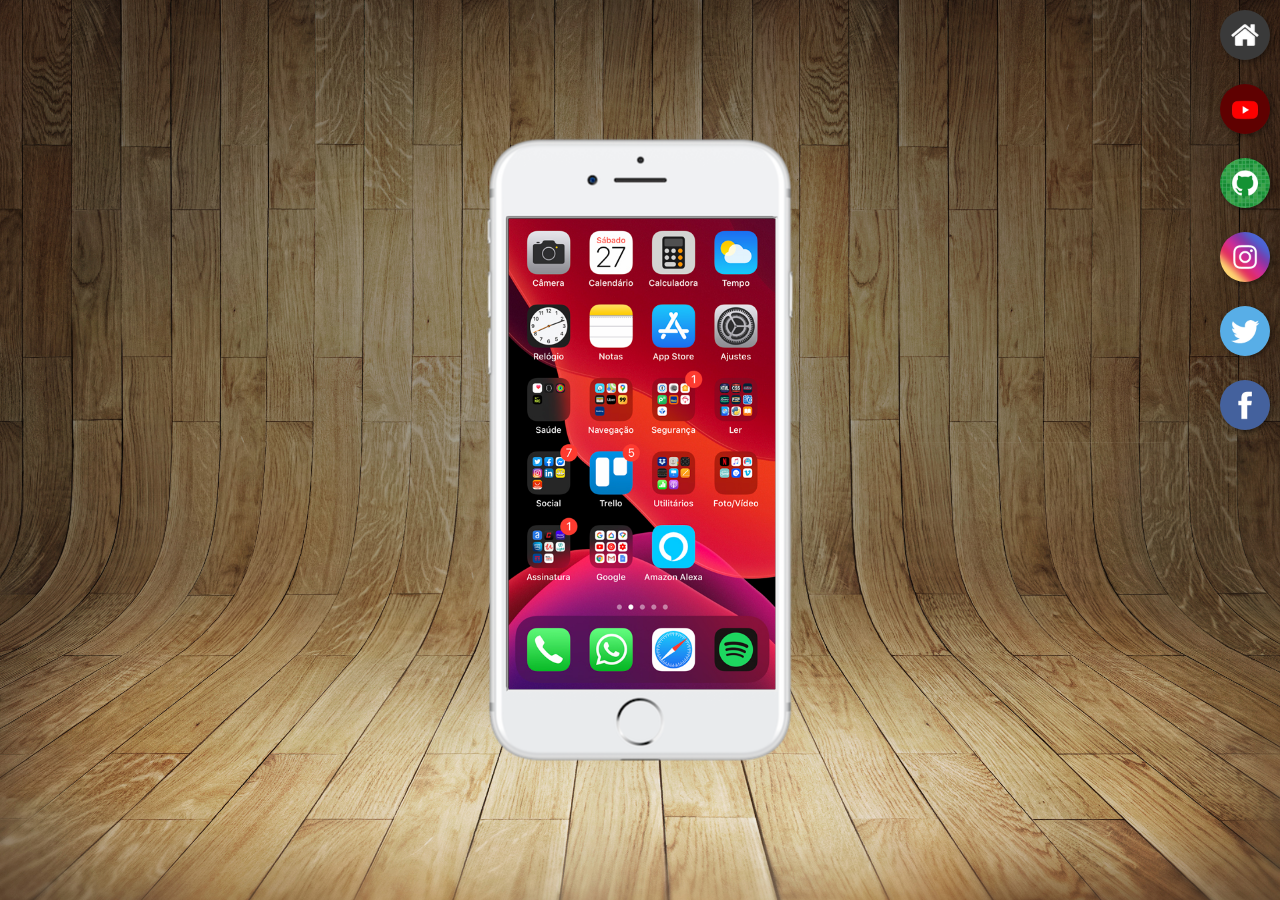
<file: index.html>
<!DOCTYPE html>
<html lang="pt-br">
<head>
    <meta charset="UTF-8">
    <meta name="viewport" content="width=device-width, initial-scale=1.0">
    <link rel="shortcut icon" href="favicon.ico" type="image/x-icon">
    <link rel="stylesheet" href="estilos/style.css">    
    <title>Projeto Redes Sociais</title>
</head>
<body>
    <main>
        <section id="telefone">
            <iframe src="home.html" name="tela" id="tela">
                Seu navegador não é compatível com isso.
            </iframe>
        </section>
        <section id="redes-sociais">
            <a href="home.html" target="tela"><img src="imagens/logo-home.jpg" alt="Home"></a><br>
            <a href="youtube.html" target="tela"><img src="imagens/logo-youtube.jpg" alt="Youtube"></a><br>
            <a href="github.html" target="tela"><img src="imagens/logo-github.jpg" alt="GitHub"></a><br>
            <a href="instagram.html" target="tela"><img src="imagens/logo-instagram.jpg" alt="Instagram"></a><br>
            <a href="twitter.html" target="tela"><img src="imagens/logo-twitter.jpg" alt="Twitter"></a><br>
            <a href="facebook.html" target="tela"><img src="imagens/logo-facebook.jpg" alt="Facebook"></a>
        </section>
    </main>
</body>
</html>
</file>
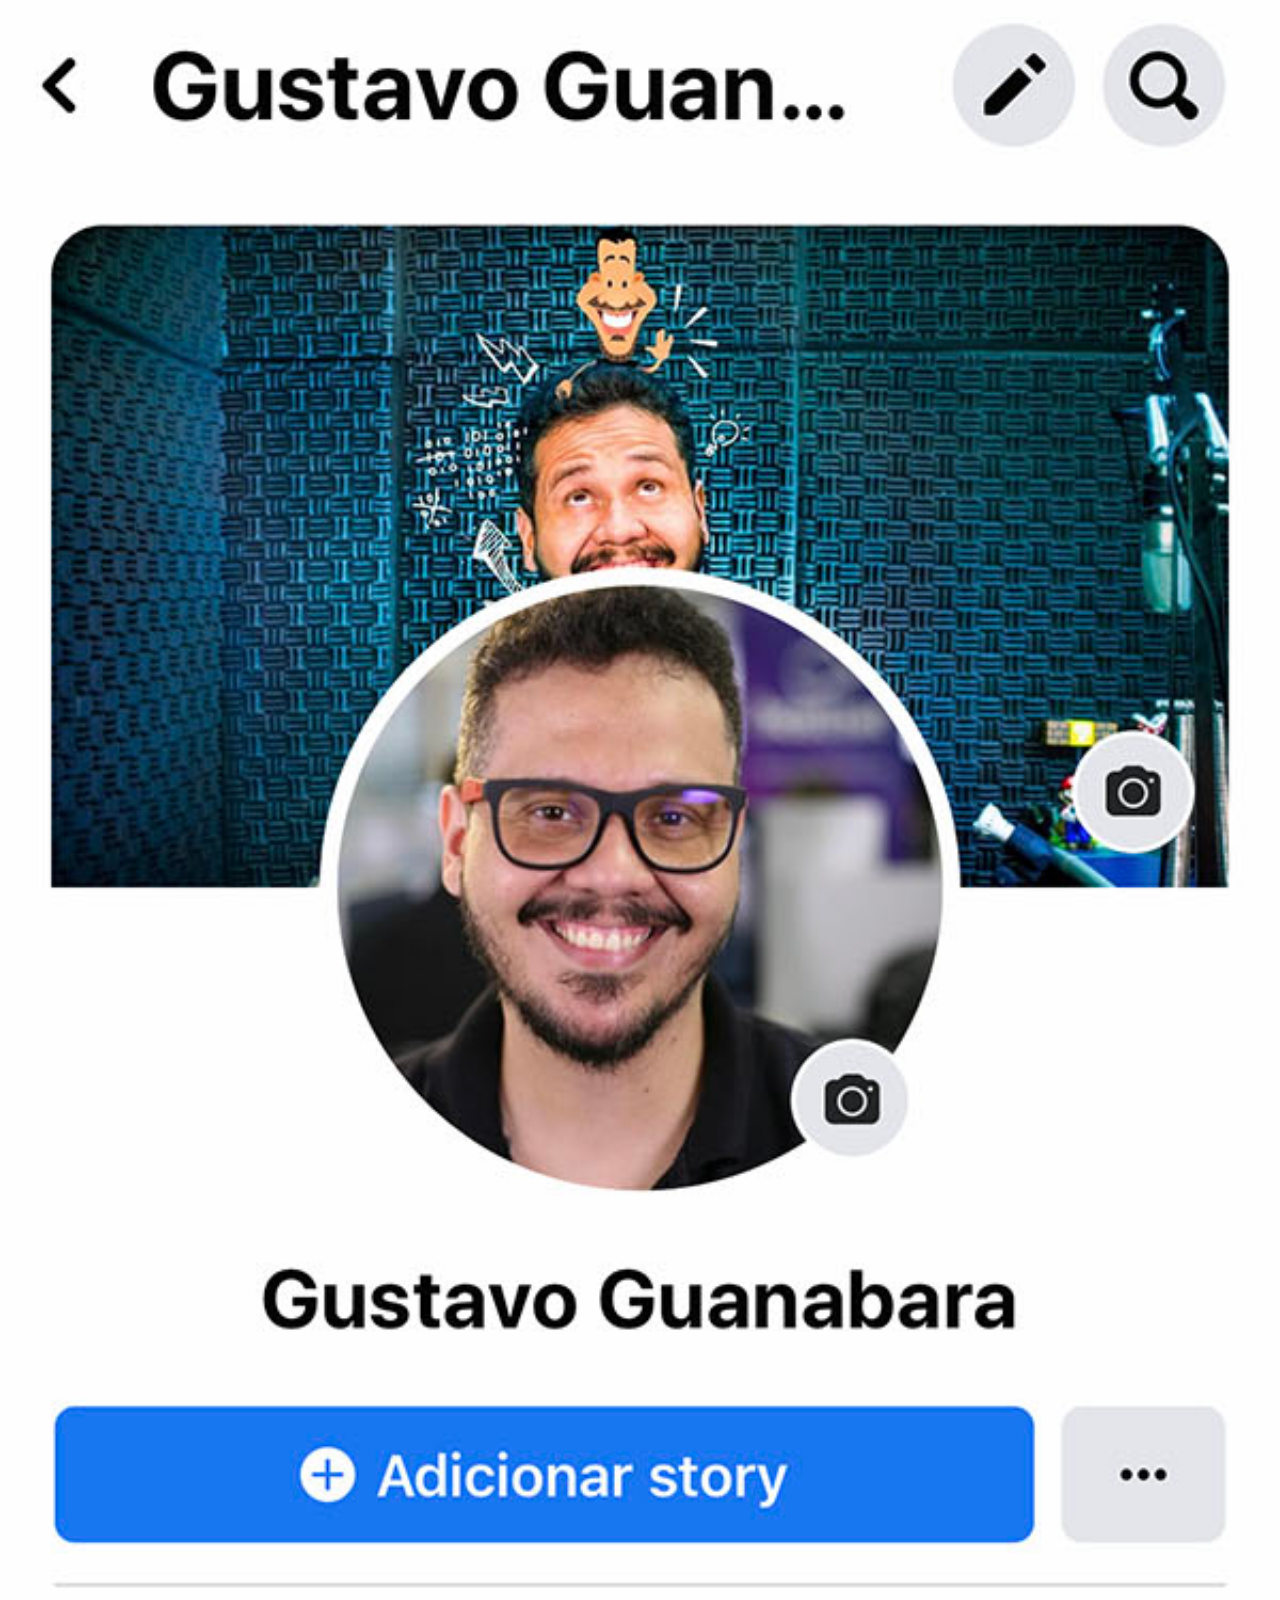
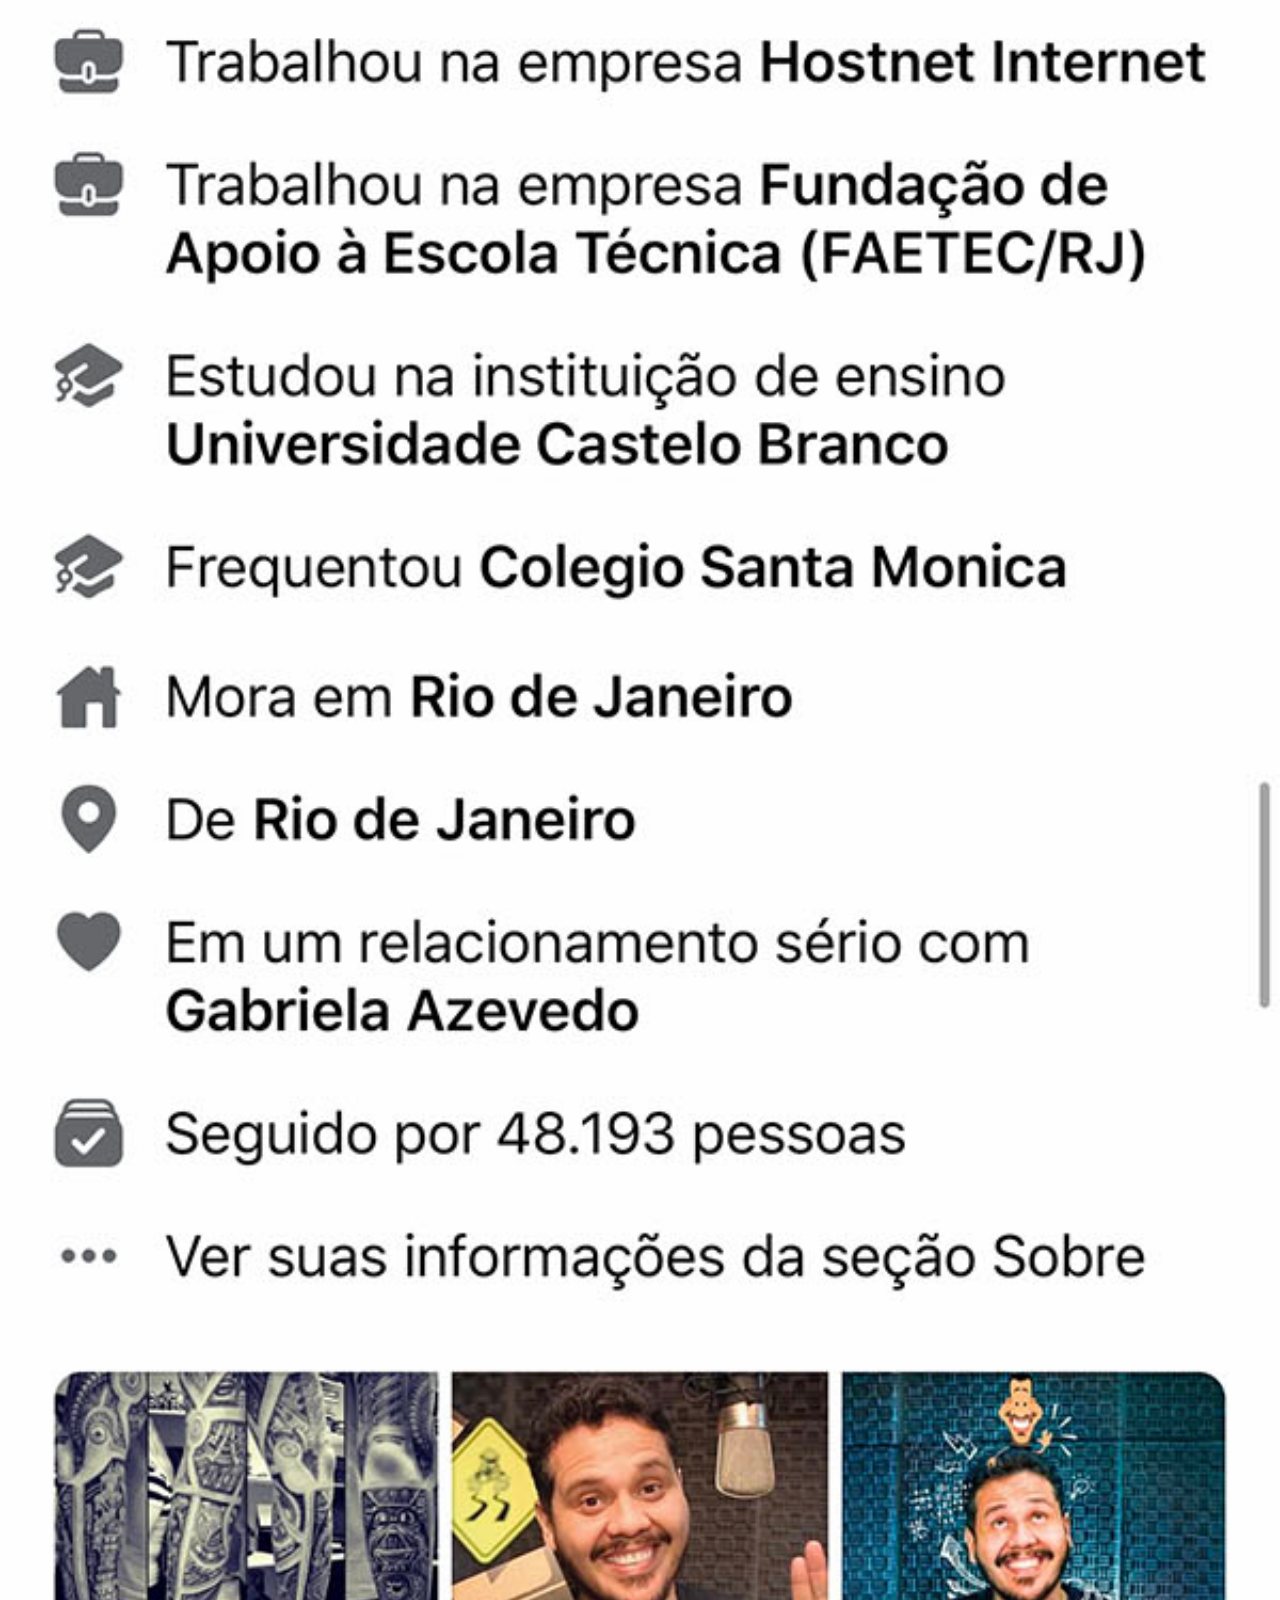
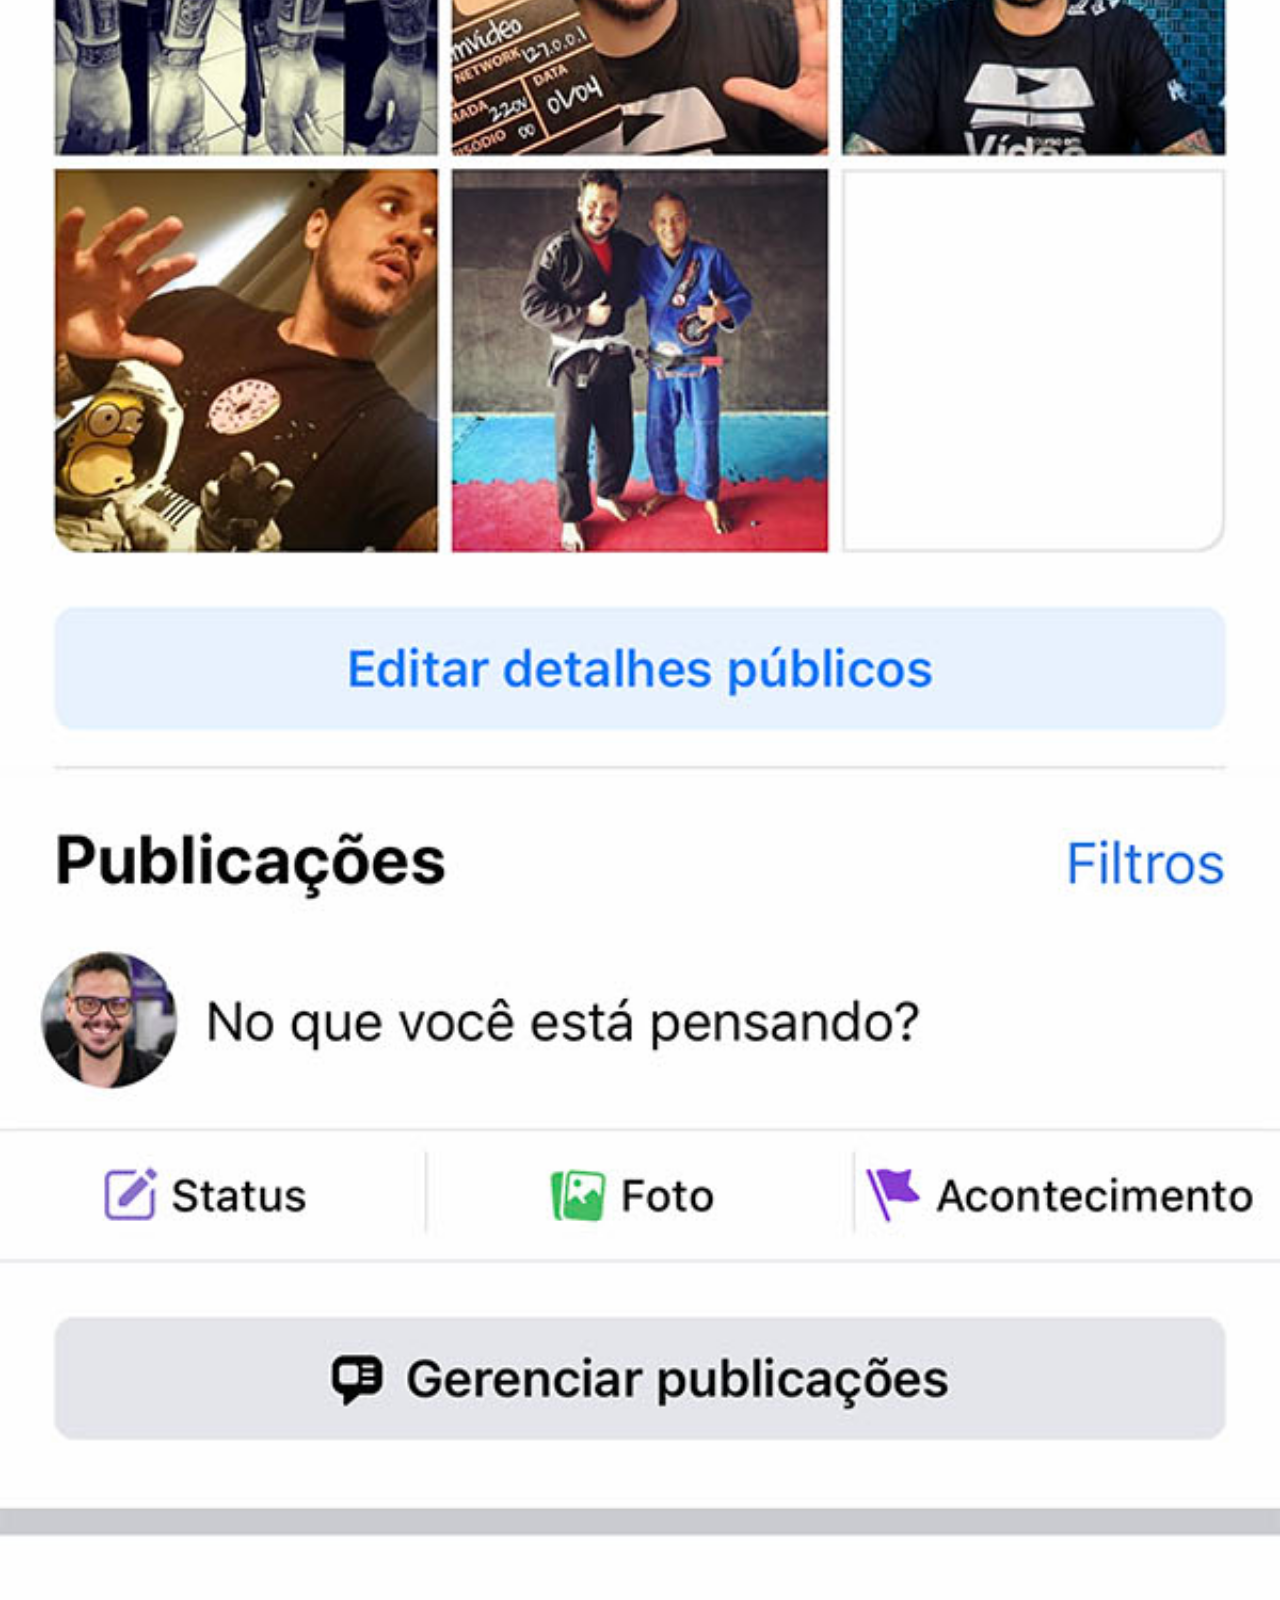
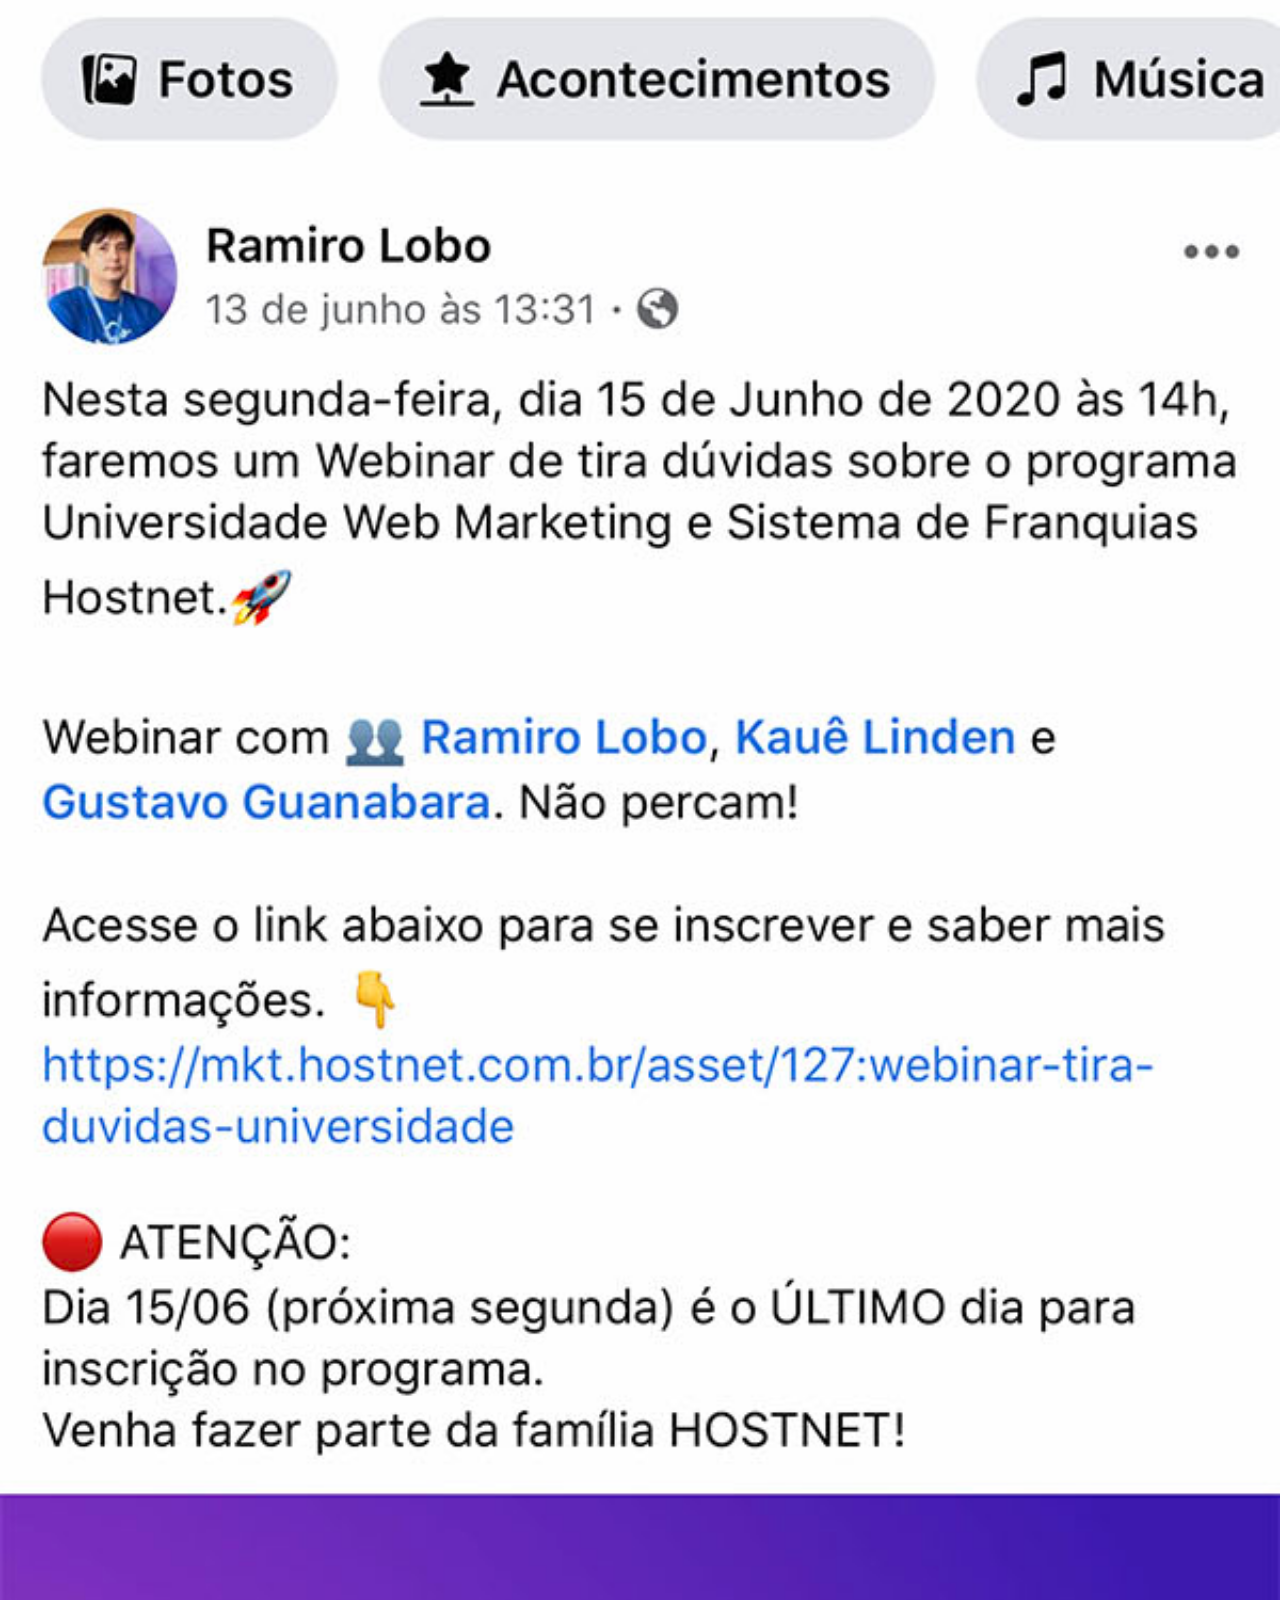
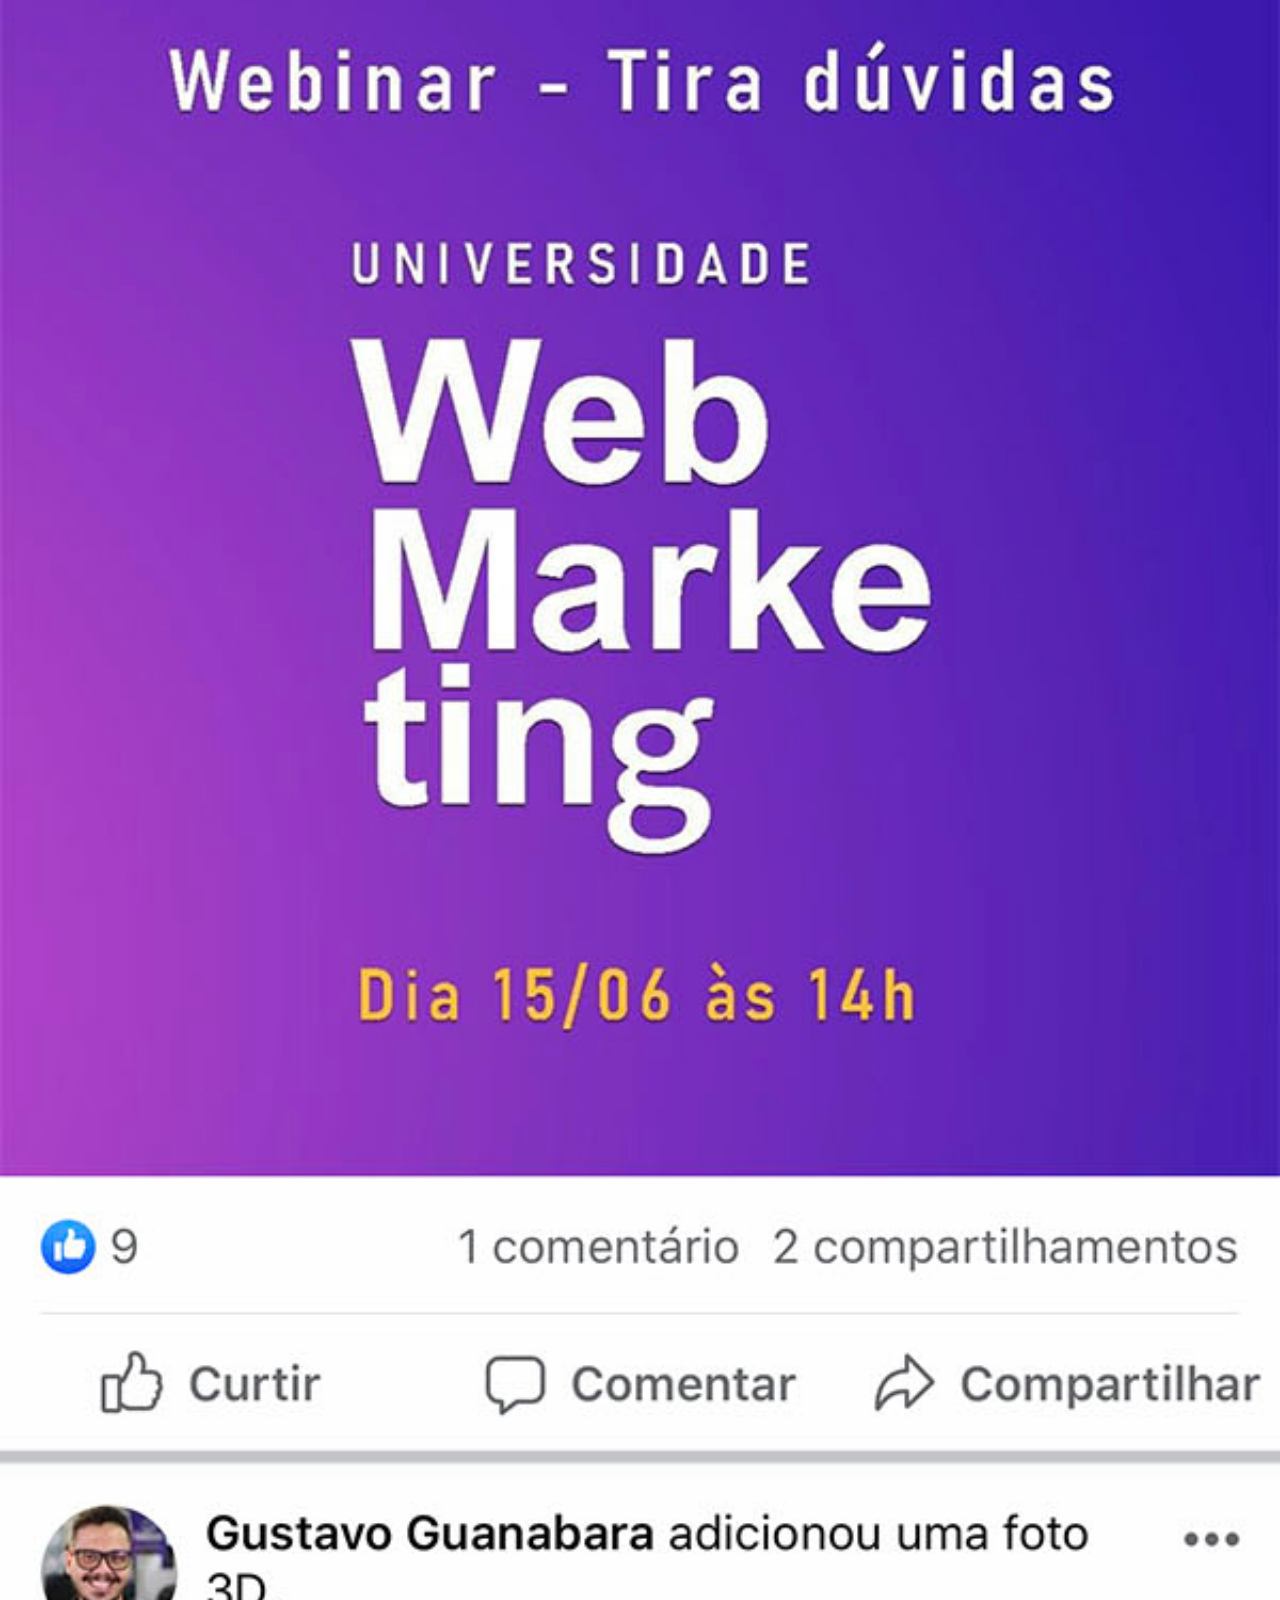
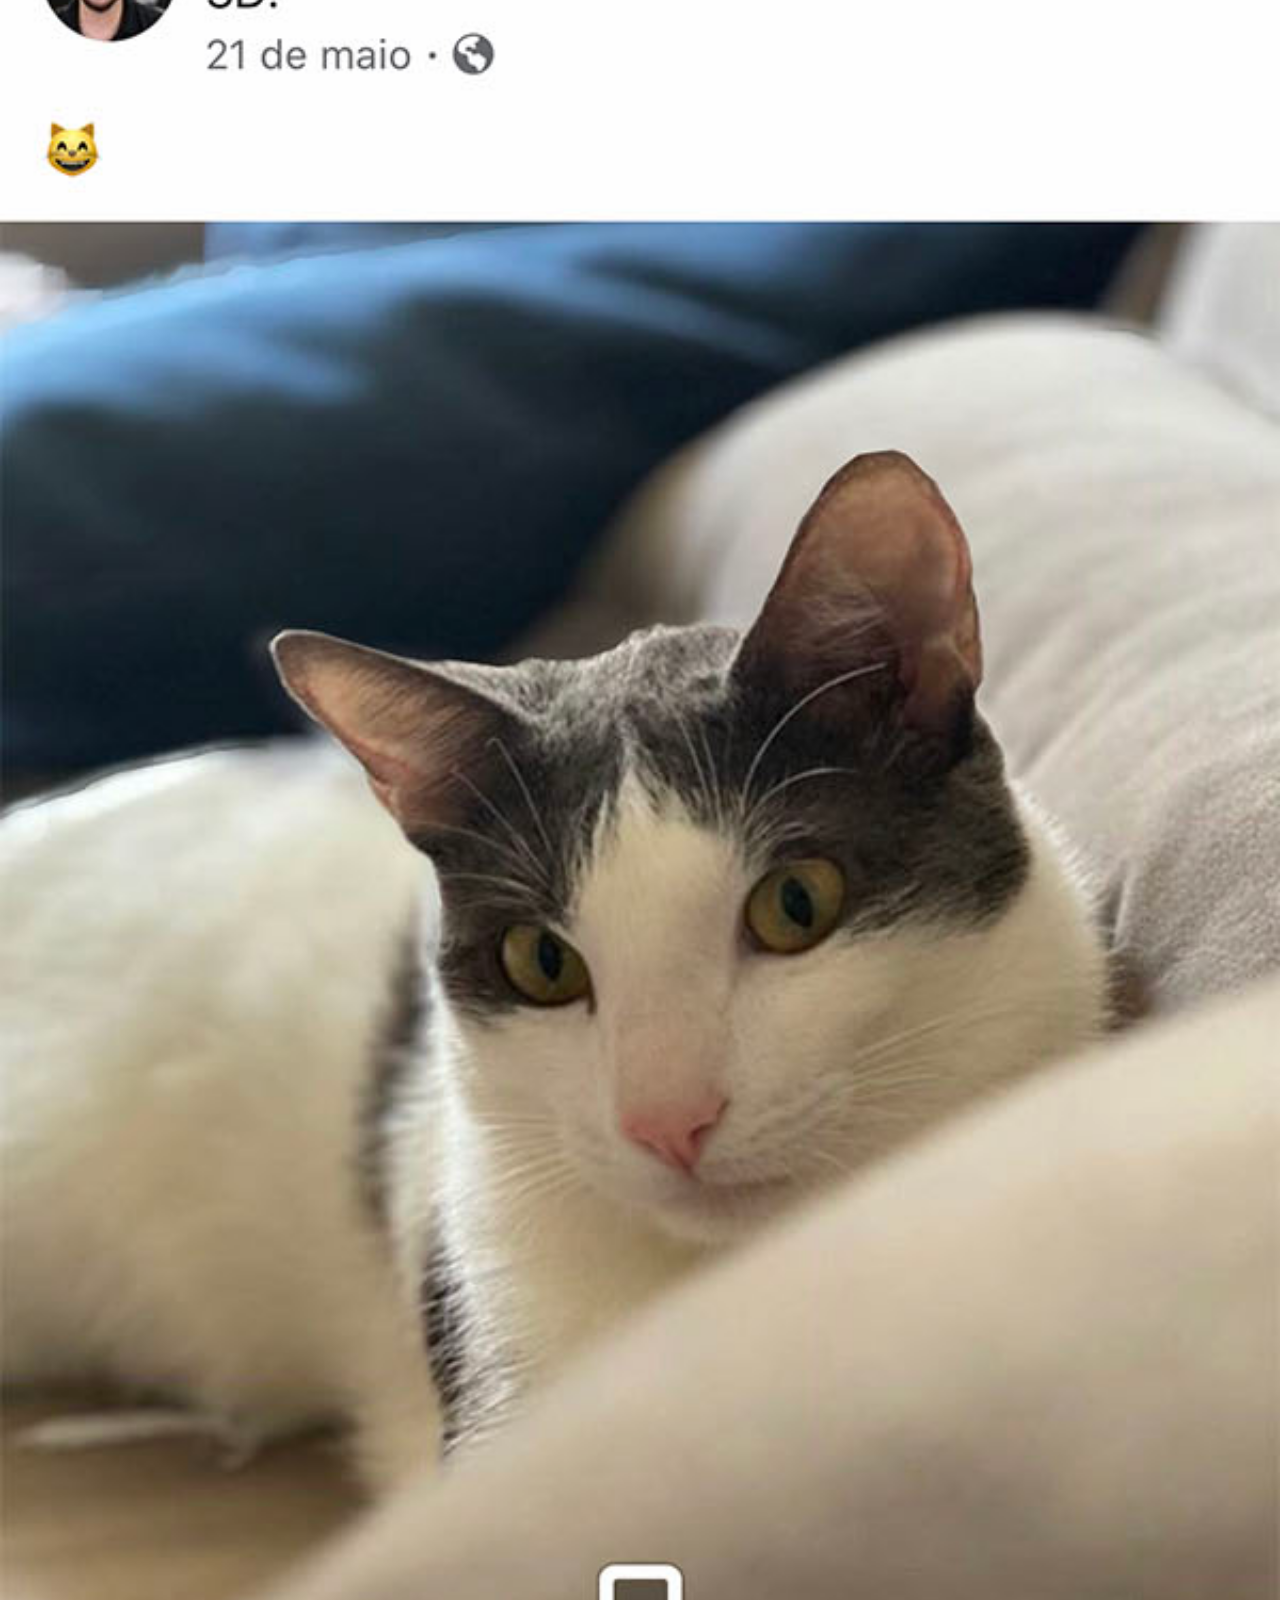
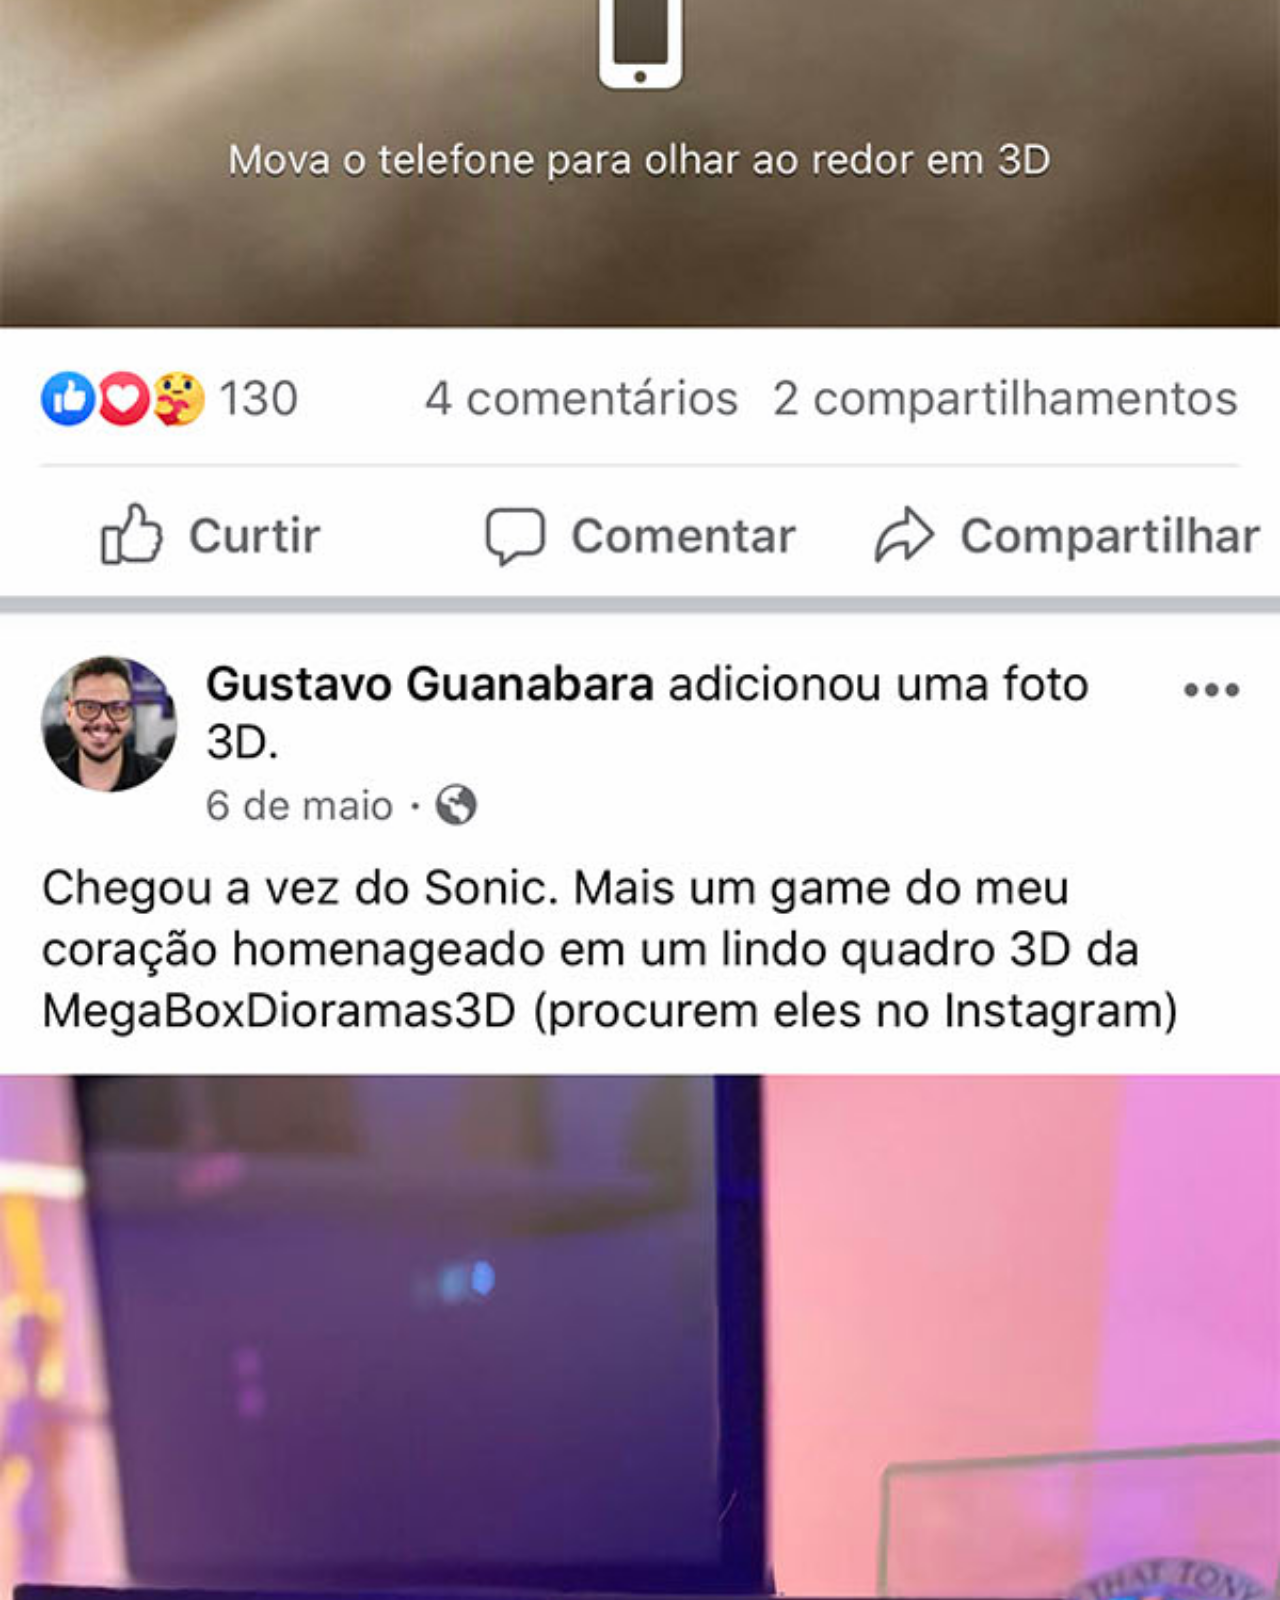
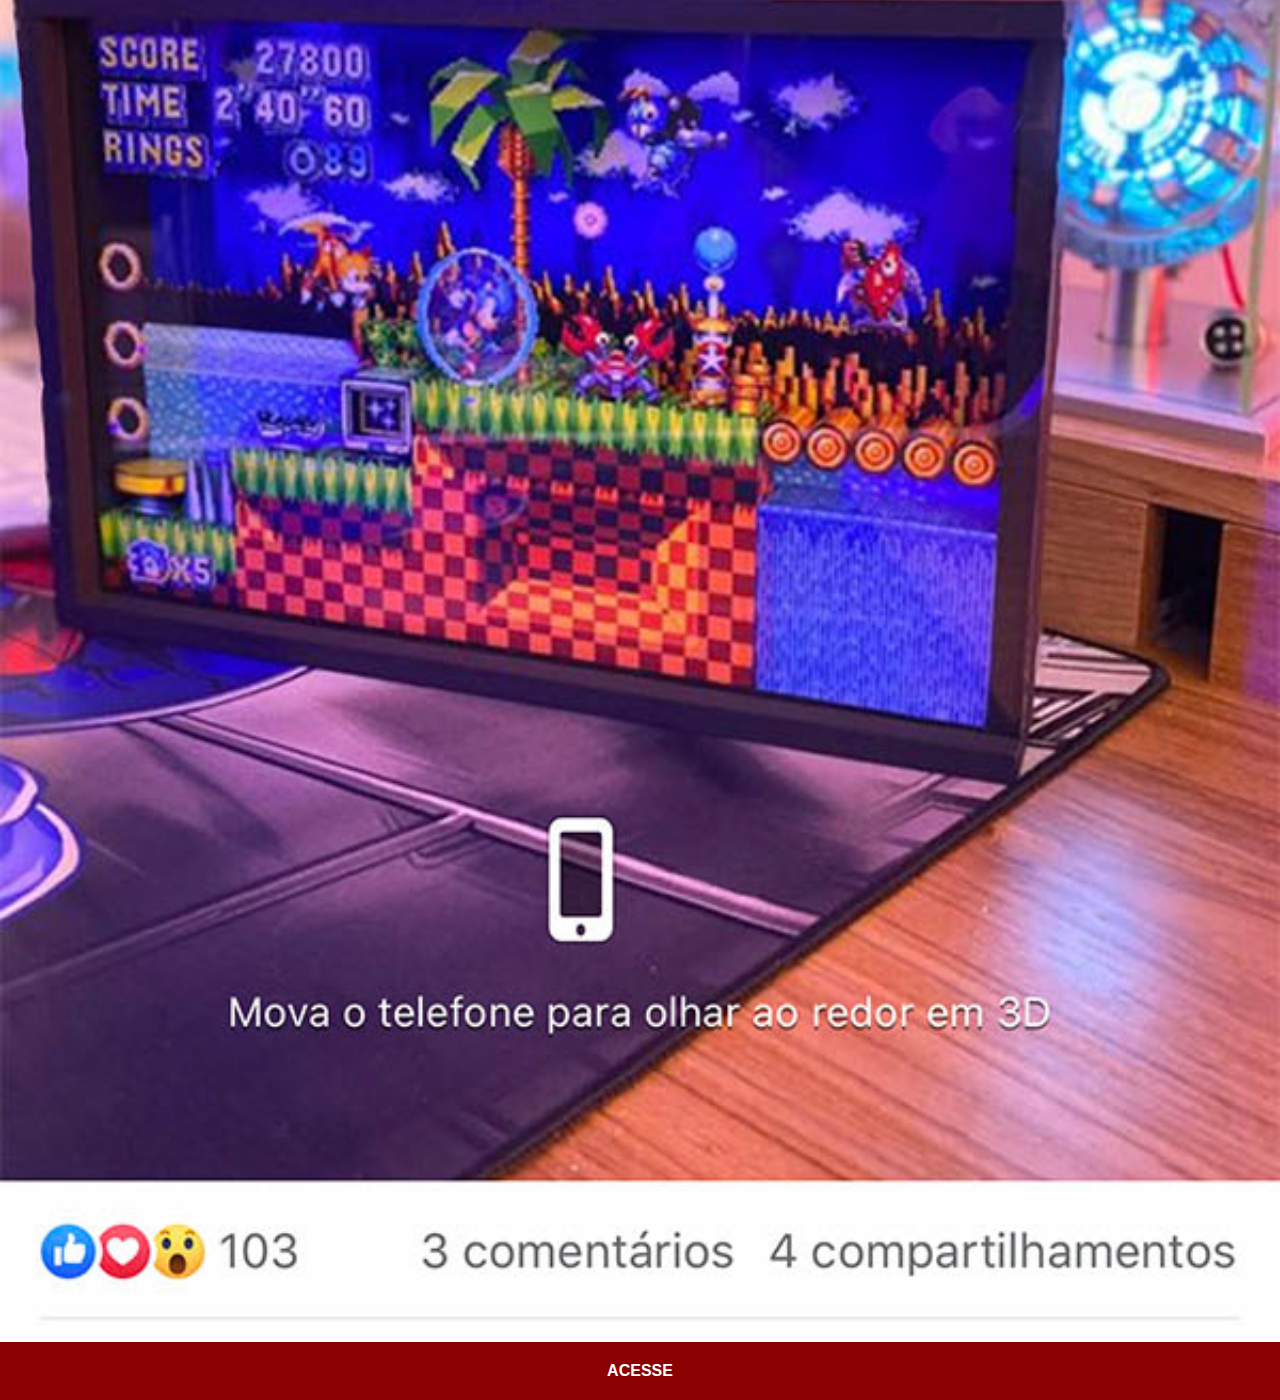
<file: facebook.html>
<!DOCTYPE html>
<html lang="pt-br">
<head>
    <meta charset="UTF-8">
    <meta name="viewport" content="width=device-width, initial-scale=1.0">
    <title>Github</title>
    <link rel="stylesheet" href="estilos/social.css">
</head>
<body>
    <img src="imagens/tela-facebook.jpg" alt="Github">
    <a href="https://www.facebook.com/">ACESSE</a>
</body>
</html>
</file>
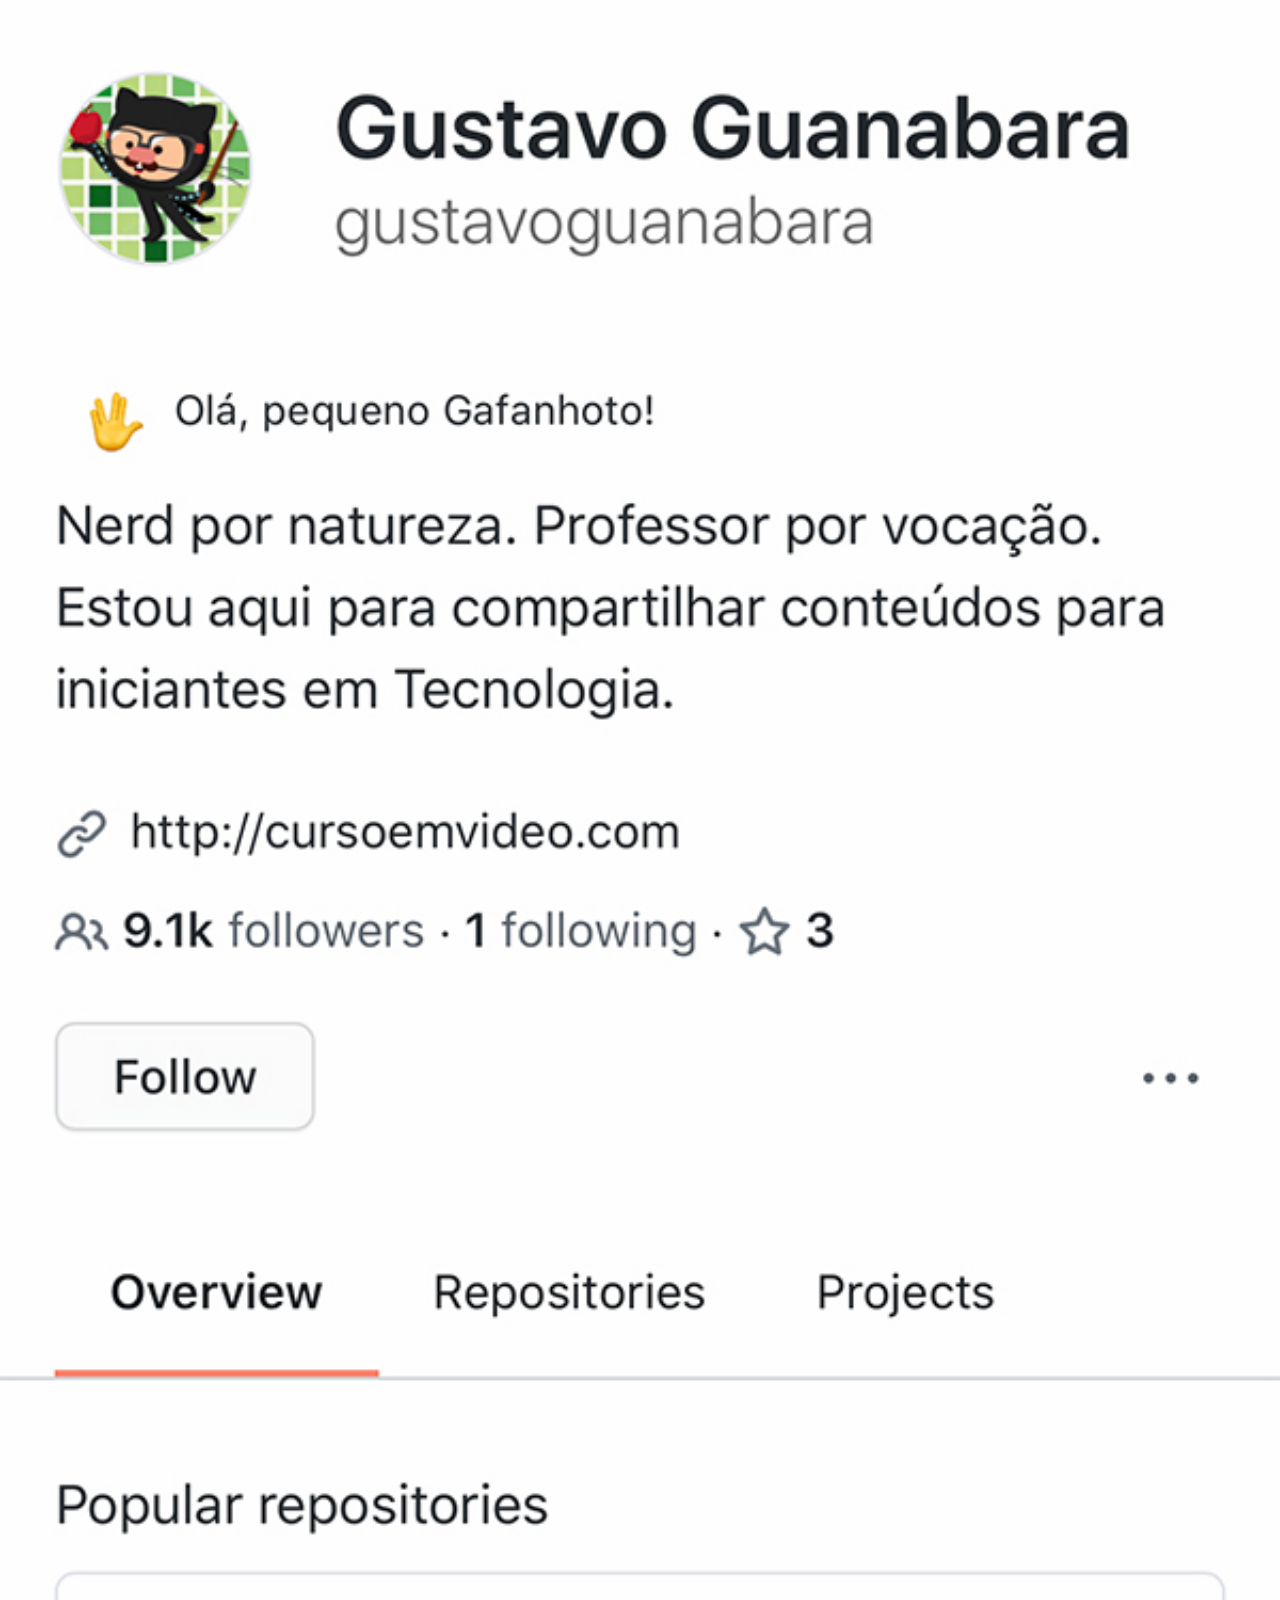
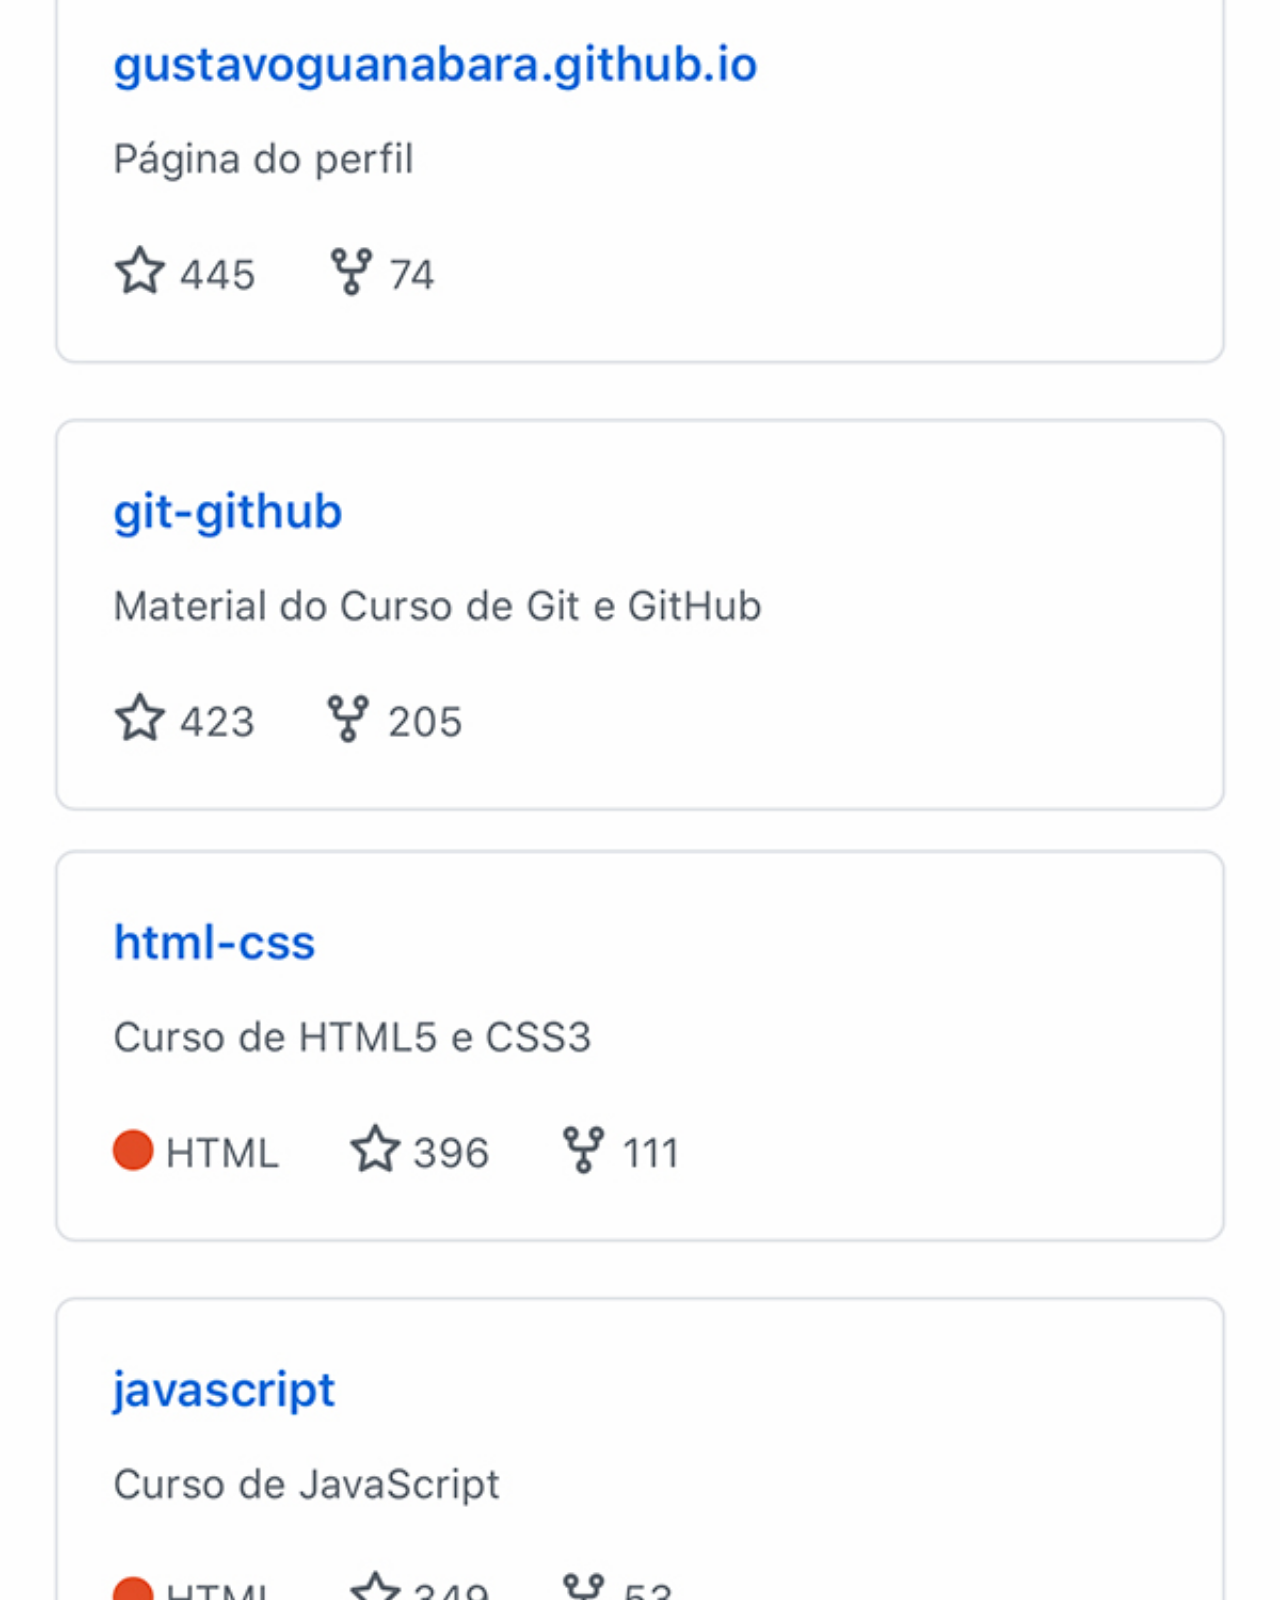
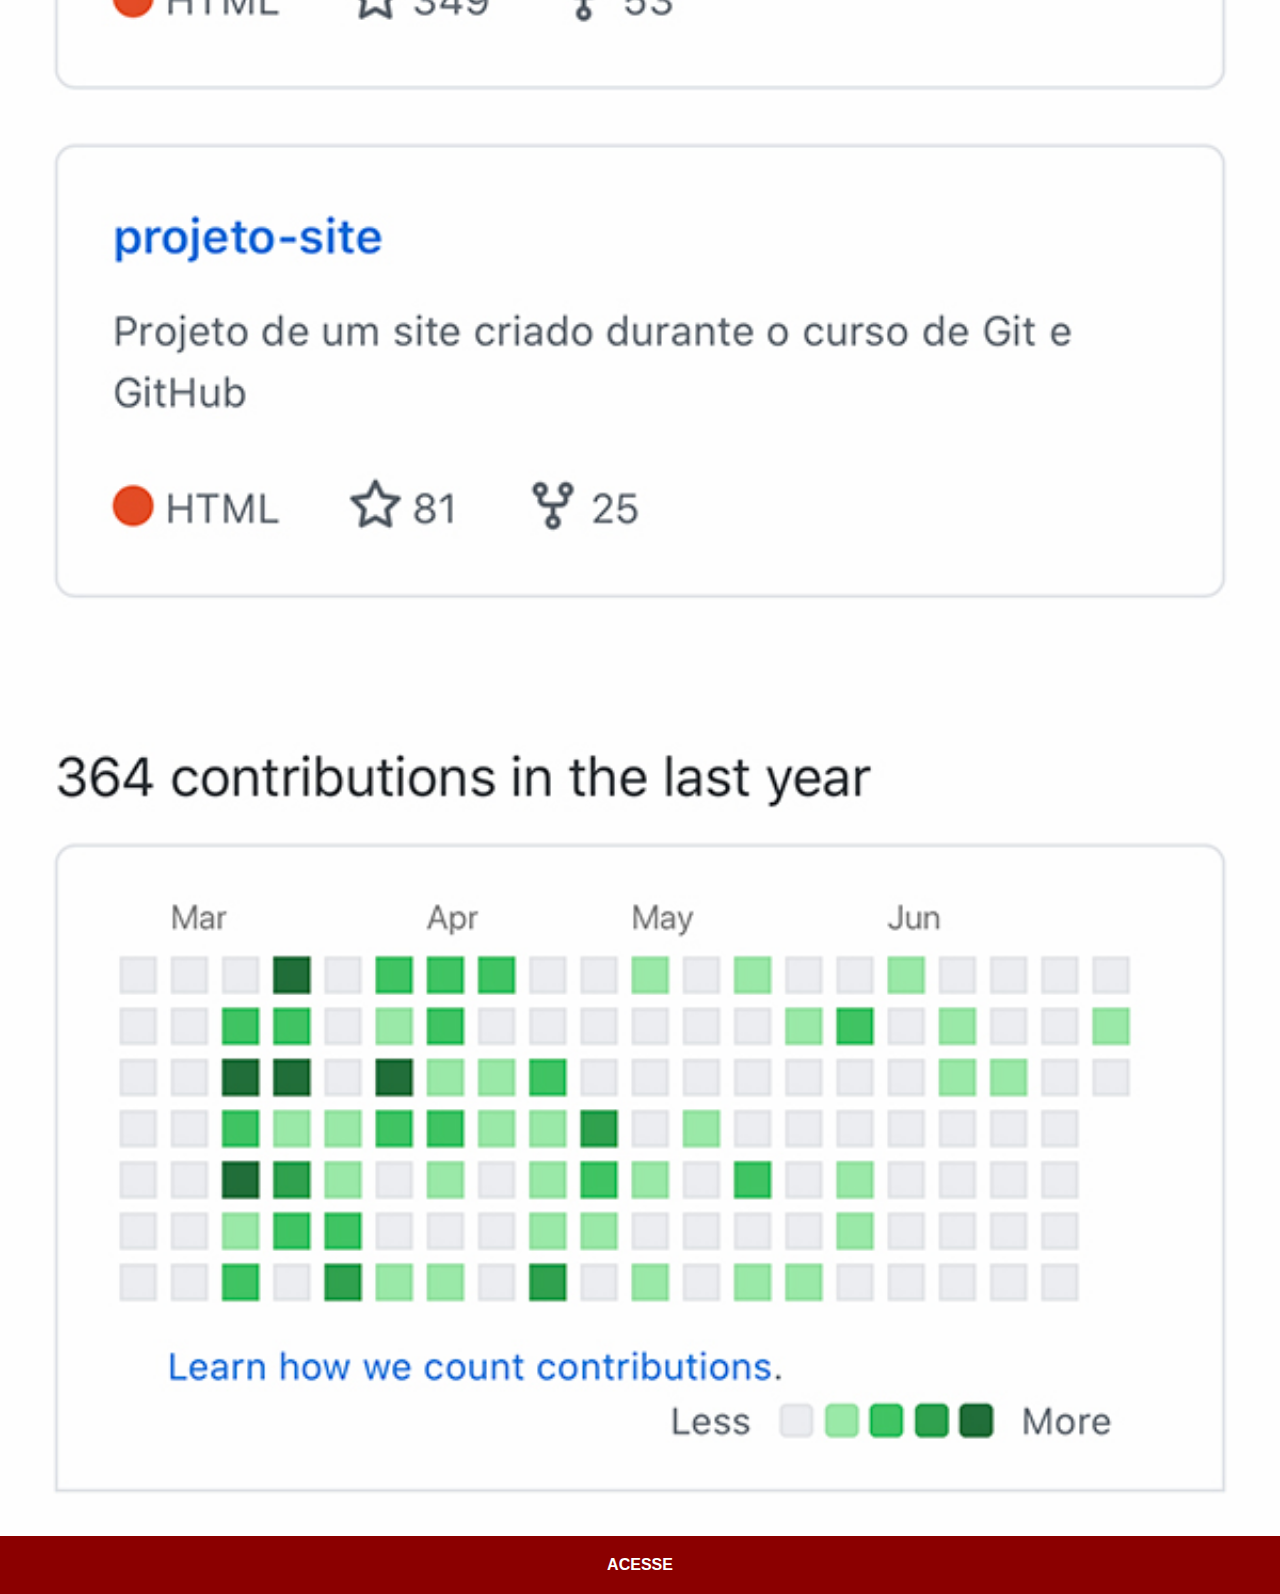
<file: github.html>
<!DOCTYPE html>
<html lang="pt-br">
<head>
    <meta charset="UTF-8">
    <meta name="viewport" content="width=device-width, initial-scale=1.0">
    <title>Github</title>
    <link rel="stylesheet" href="estilos/social.css">
</head>
<body>
    <img src="imagens/tela-github.jpg" alt="Github">
    <a href="https://github.com/tenshiiu">ACESSE</a>
</body>
</html>
</file>
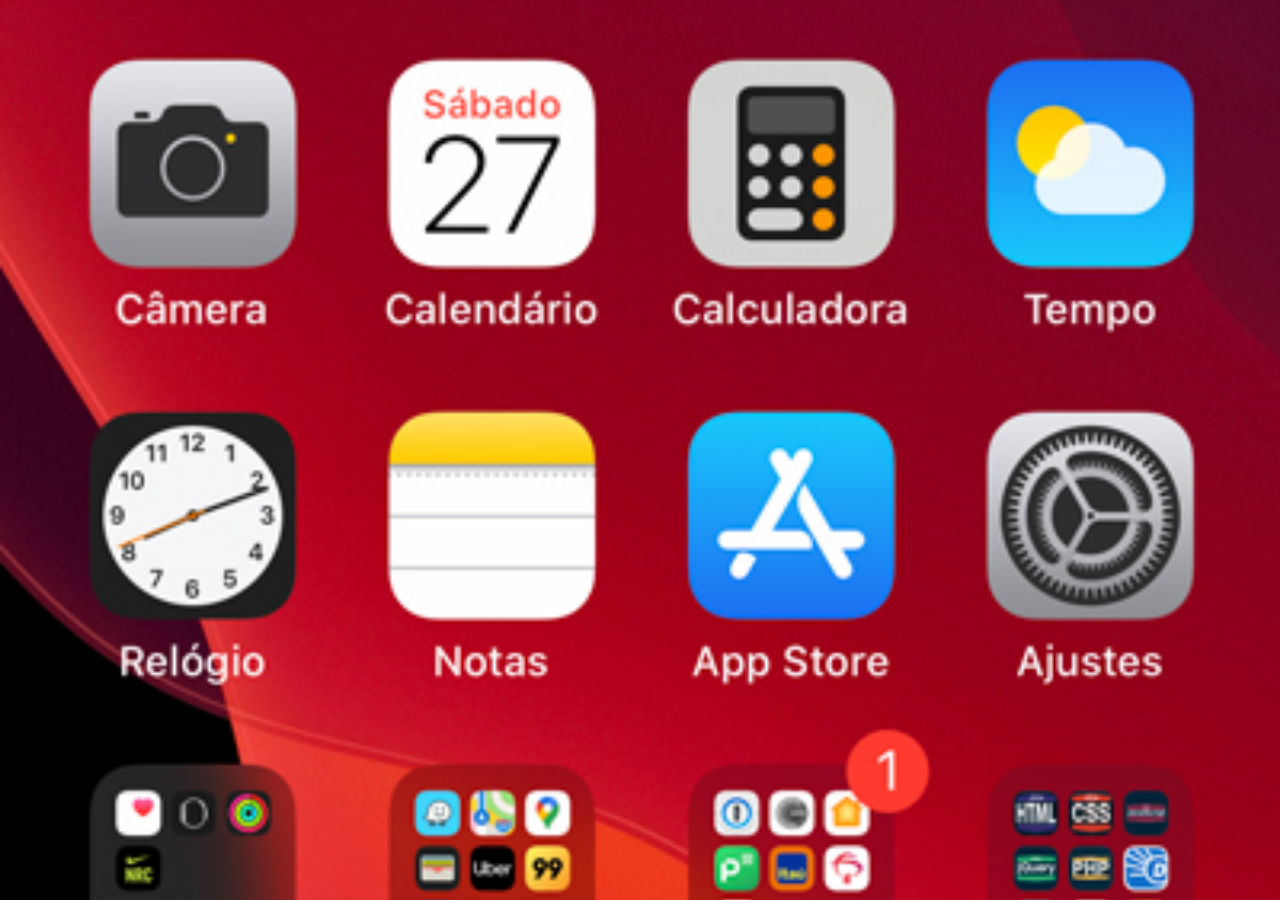
<file: home.html>
<!DOCTYPE html>
<html lang="pt-br">
<head>
    <meta charset="UTF-8">
    <meta name="viewport" content="width=device-width, initial-scale=1.0">
    <title>Home</title>
</head>
<style>
    * {
        margin: 0px;
        padding: 0px;
    }

    body {
        width: 100vw;
        height: 100vh;
        background: black url('imagens/tela-home.jpg') no-repeat top center;
        background-size: cover;
    }
</style>
<body>
    
</body>
</html>
</file>
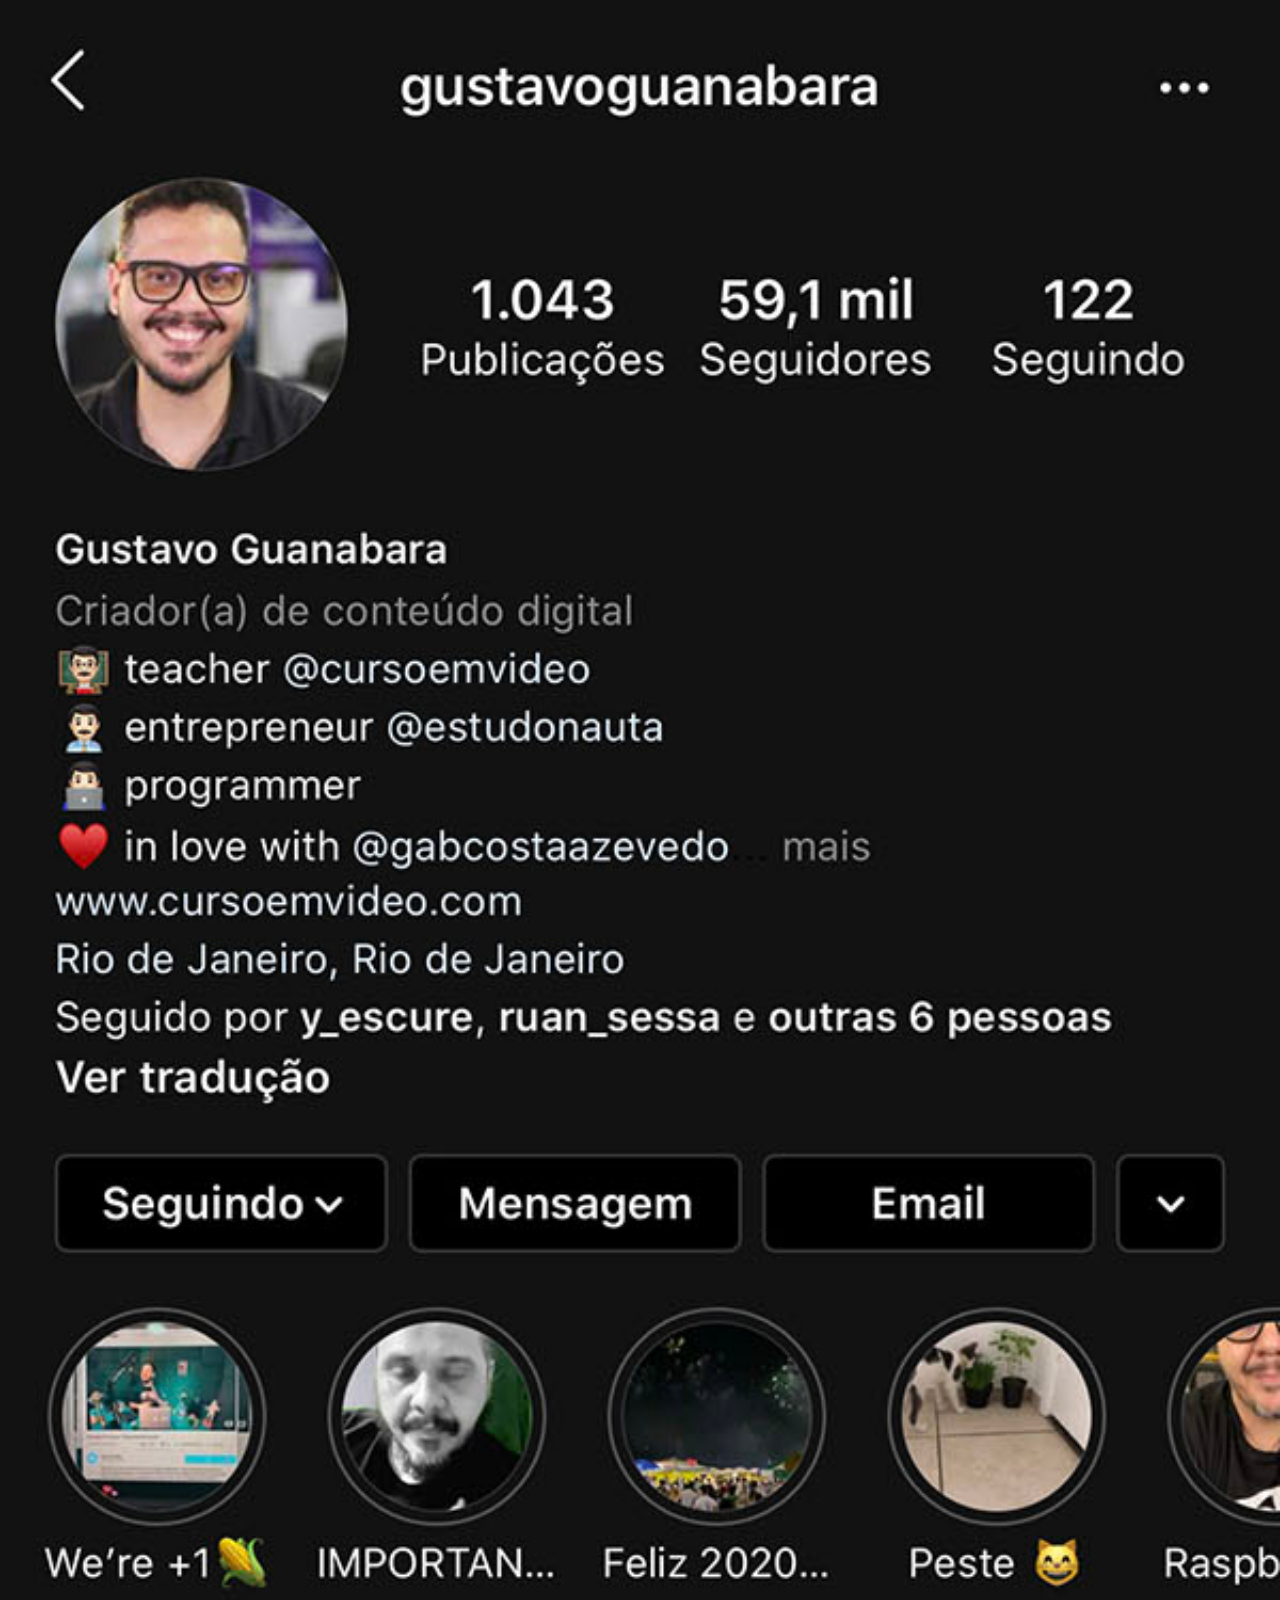
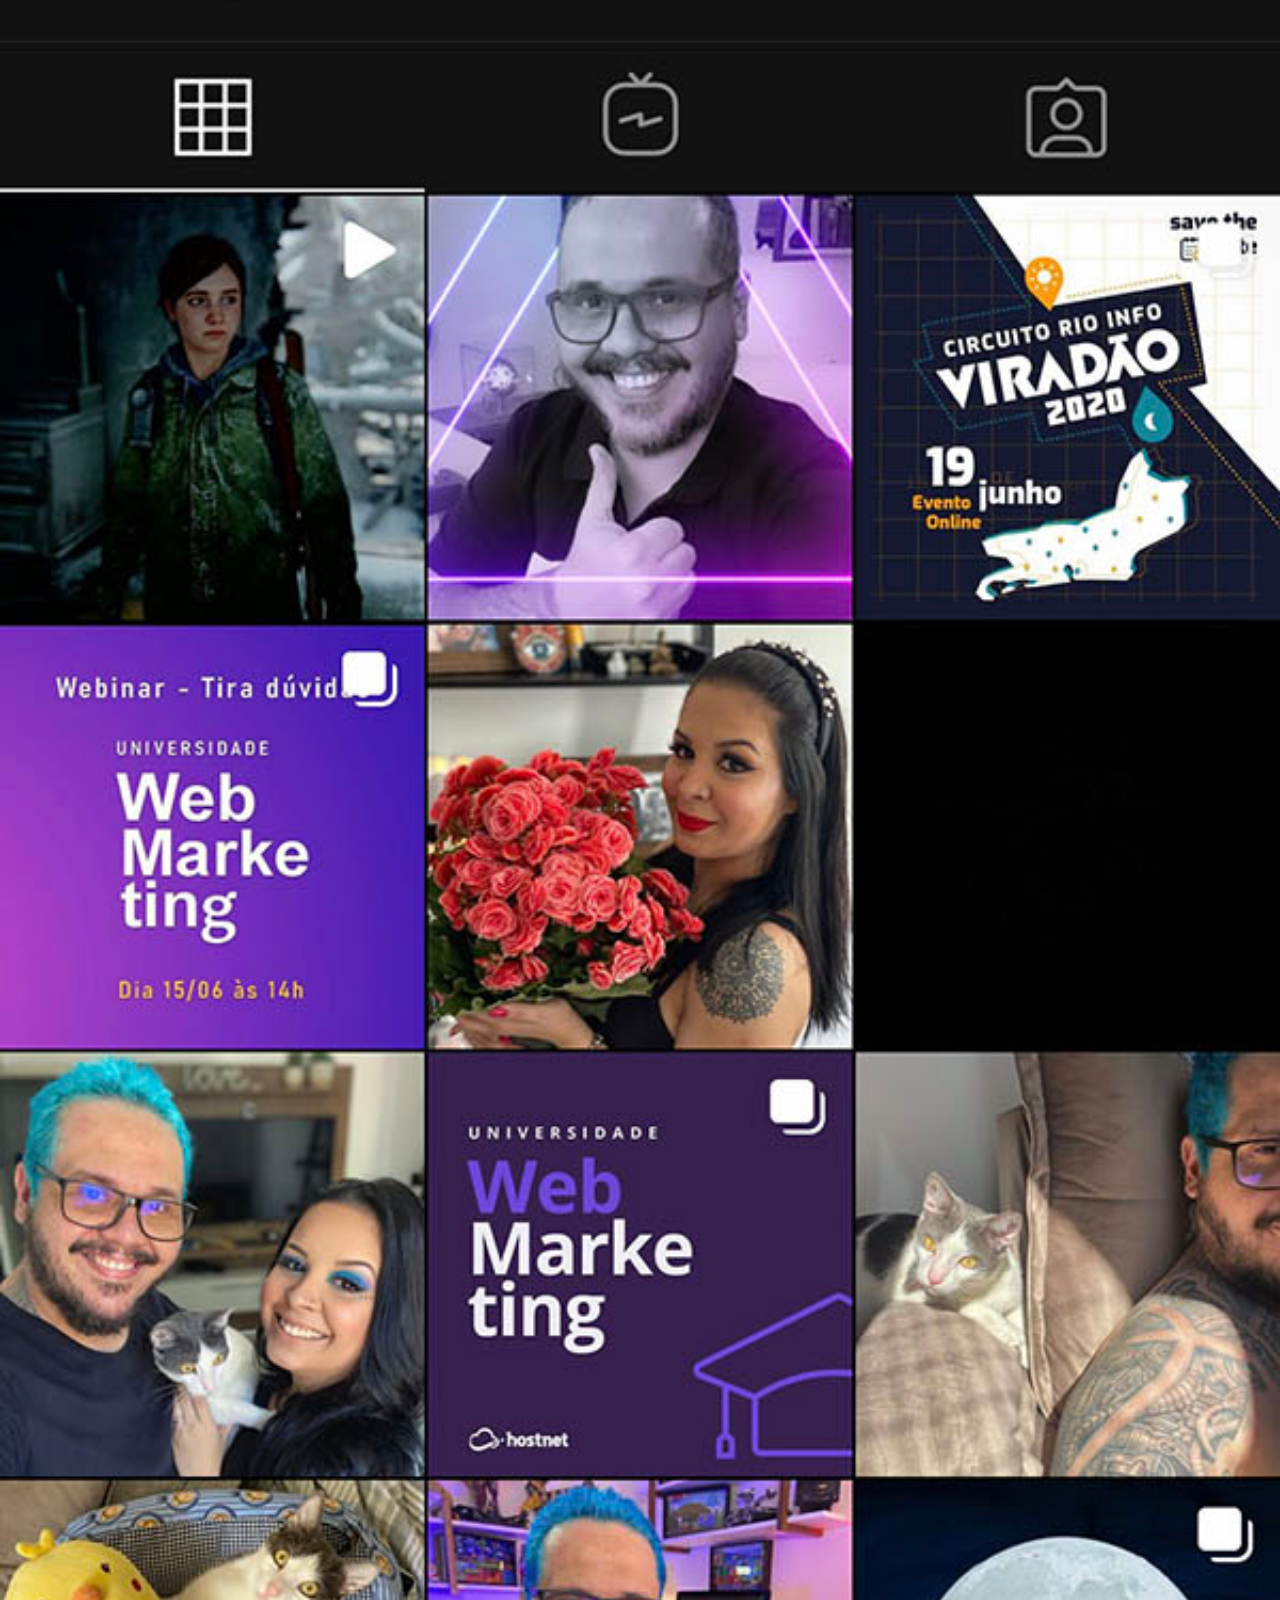
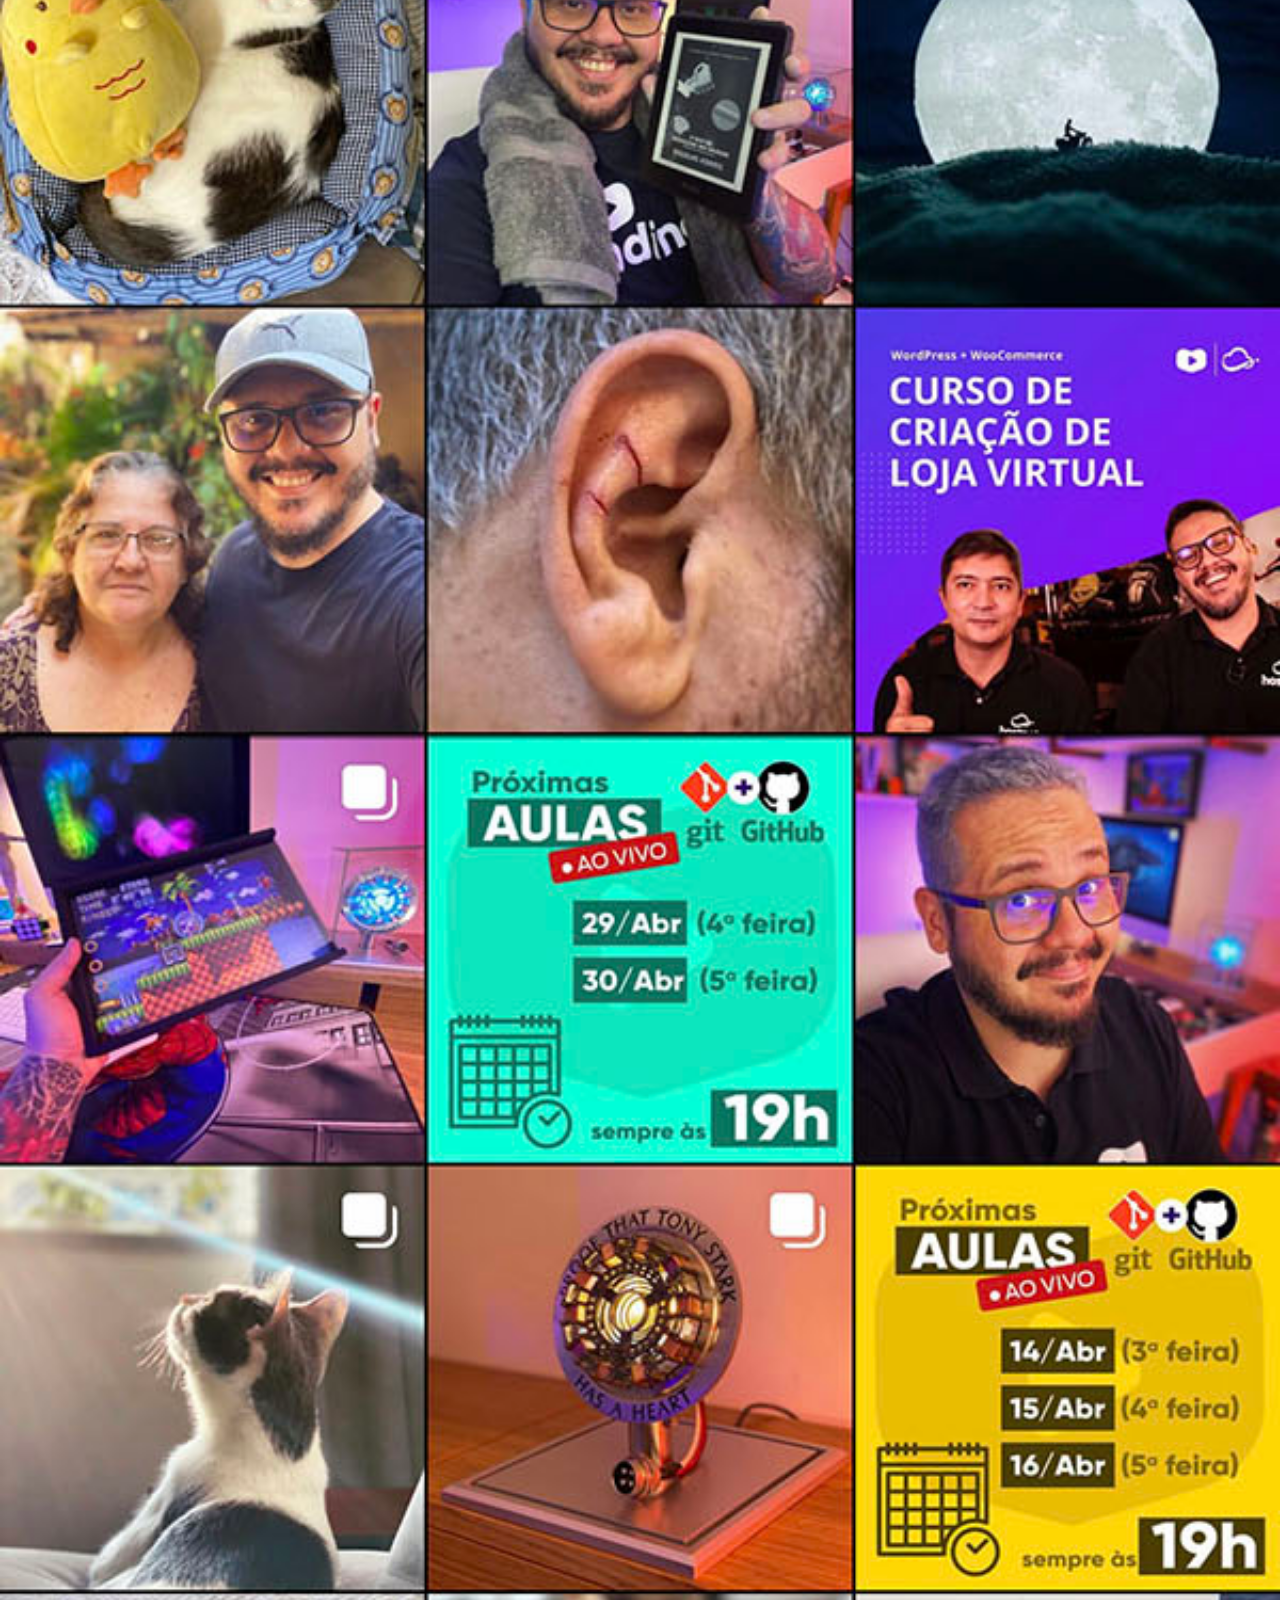
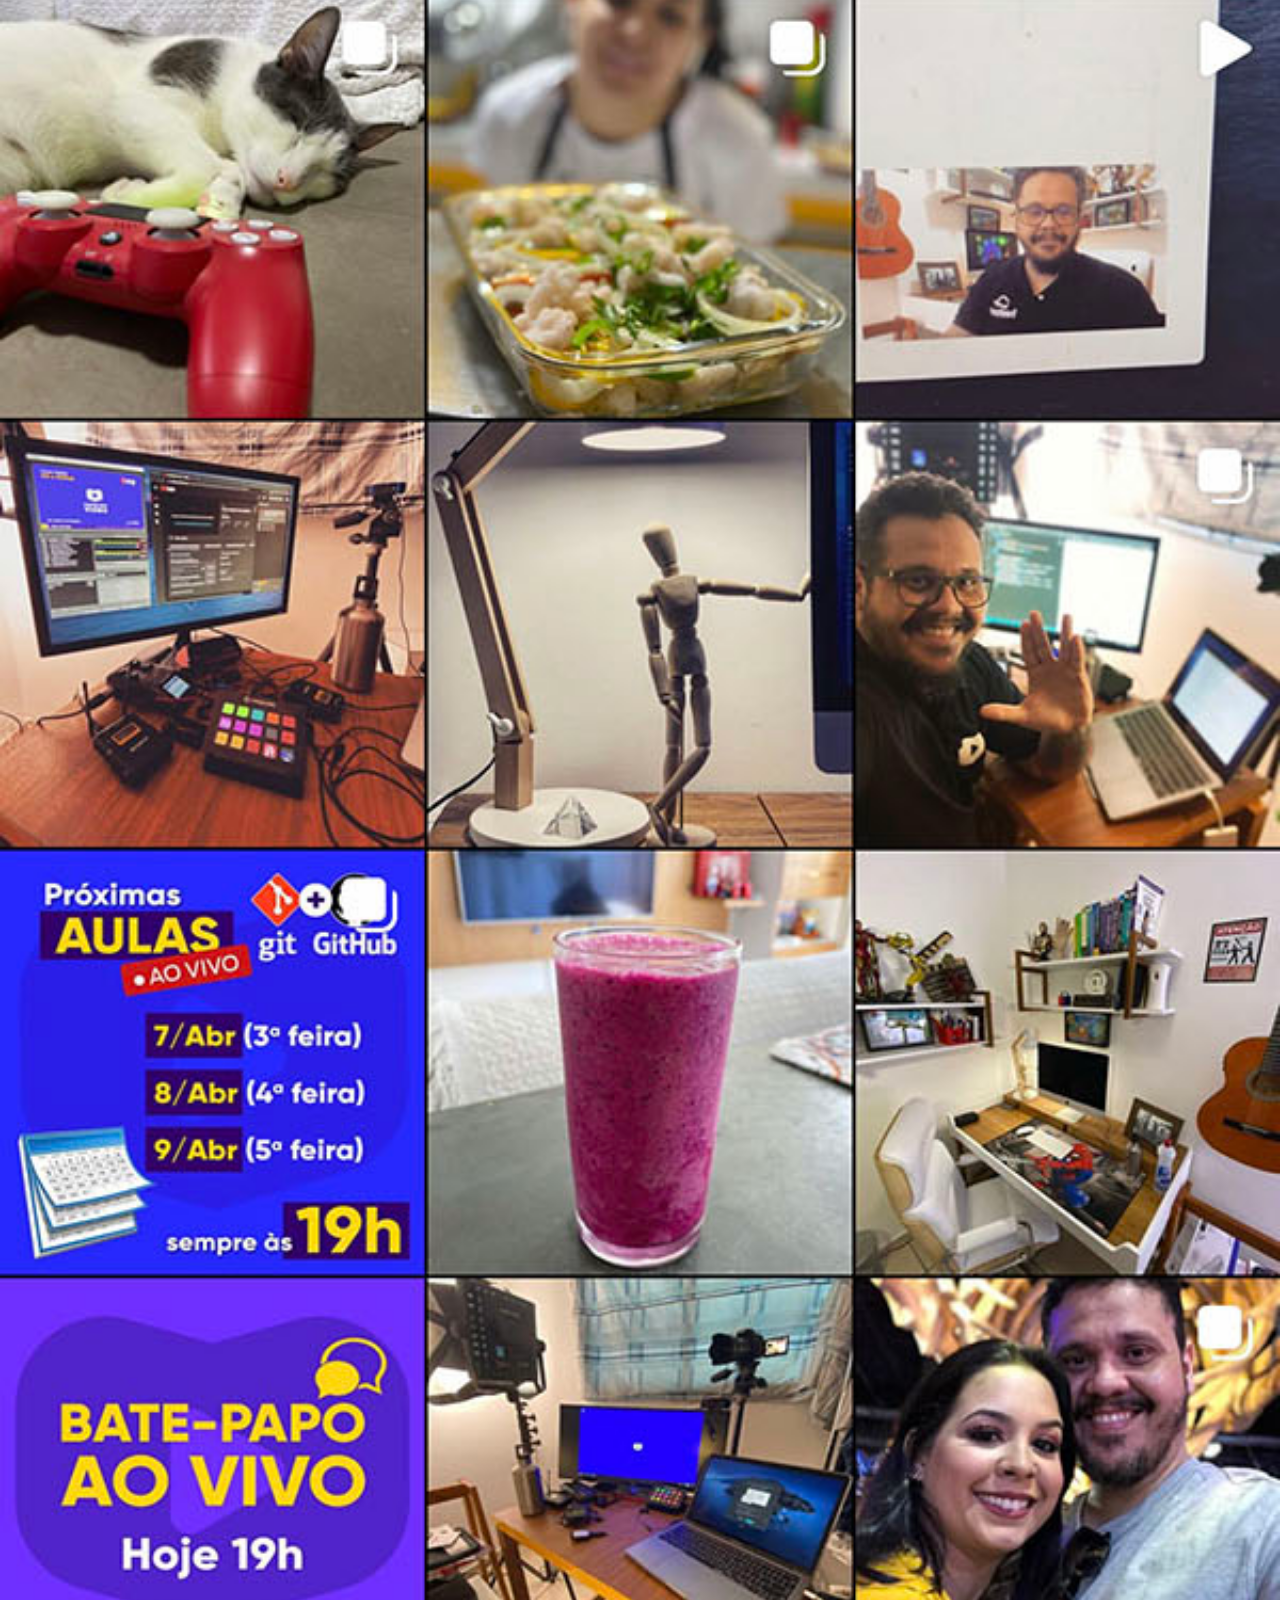
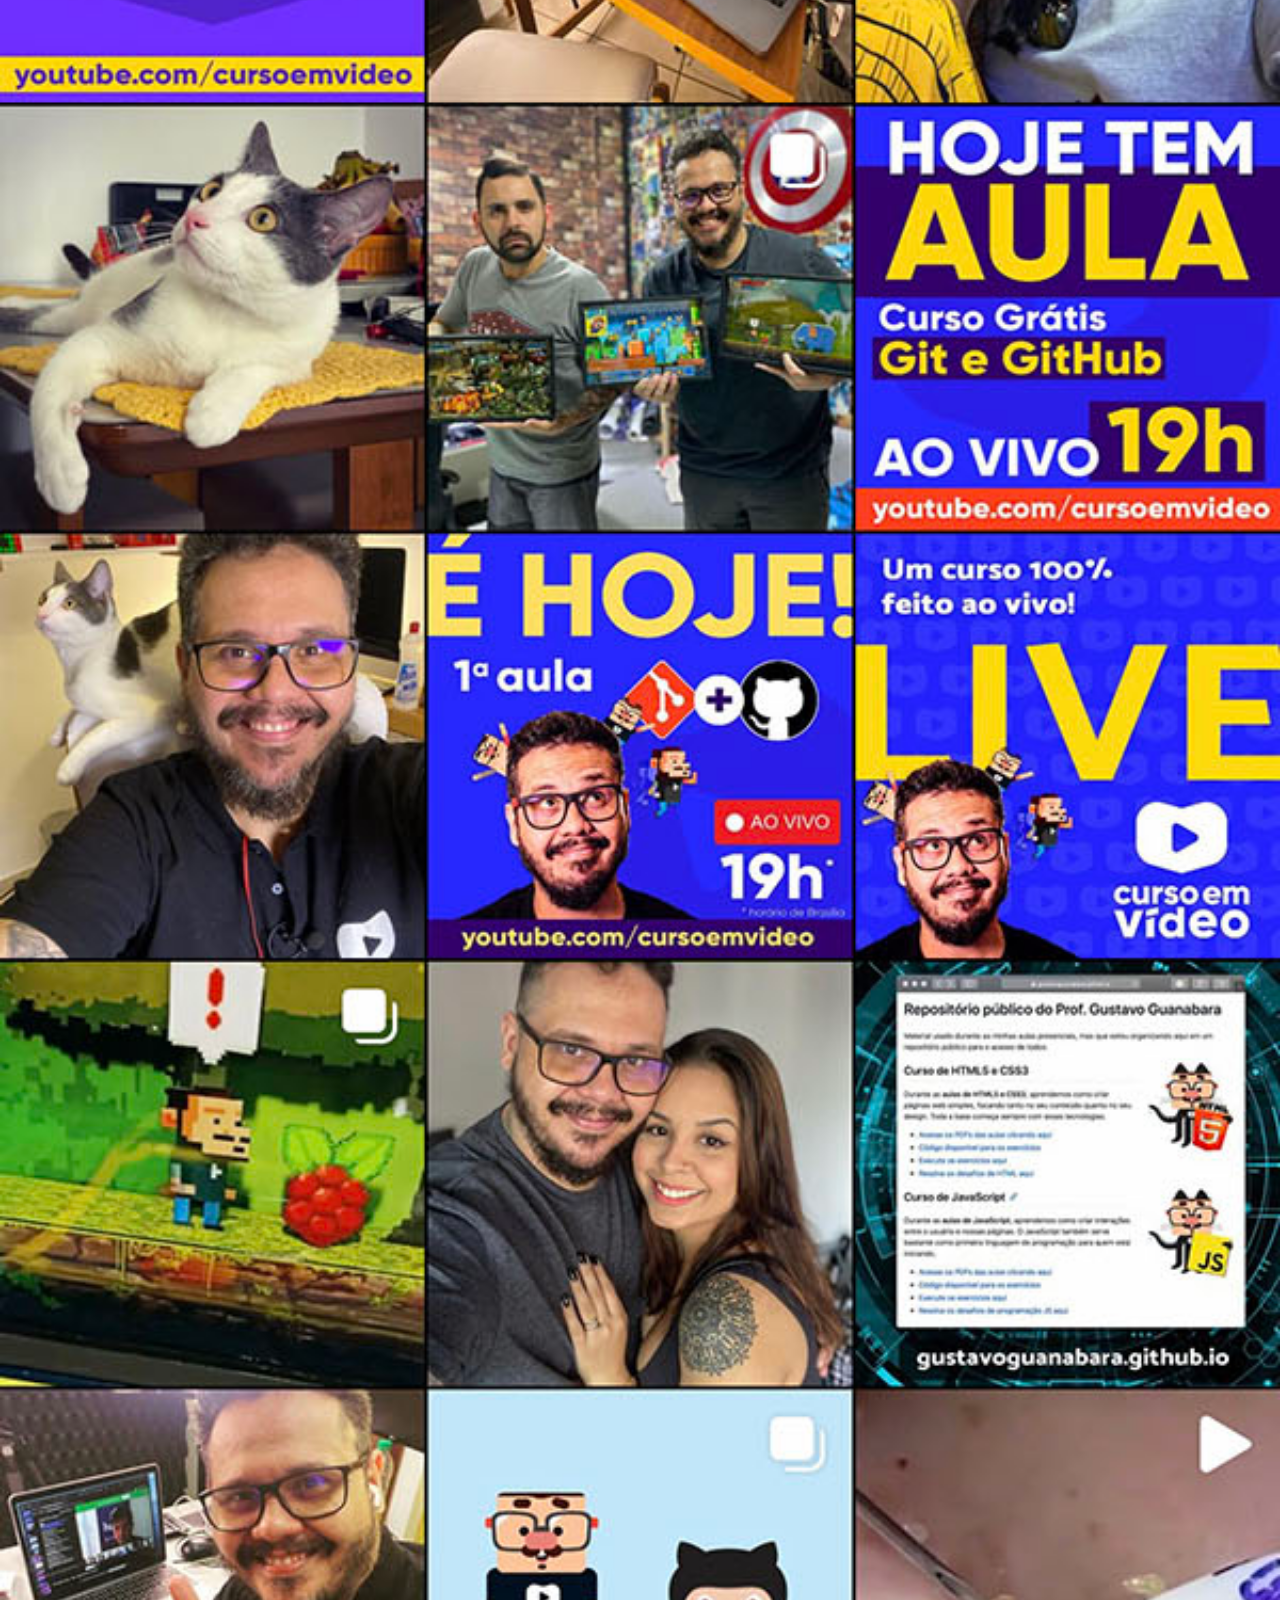
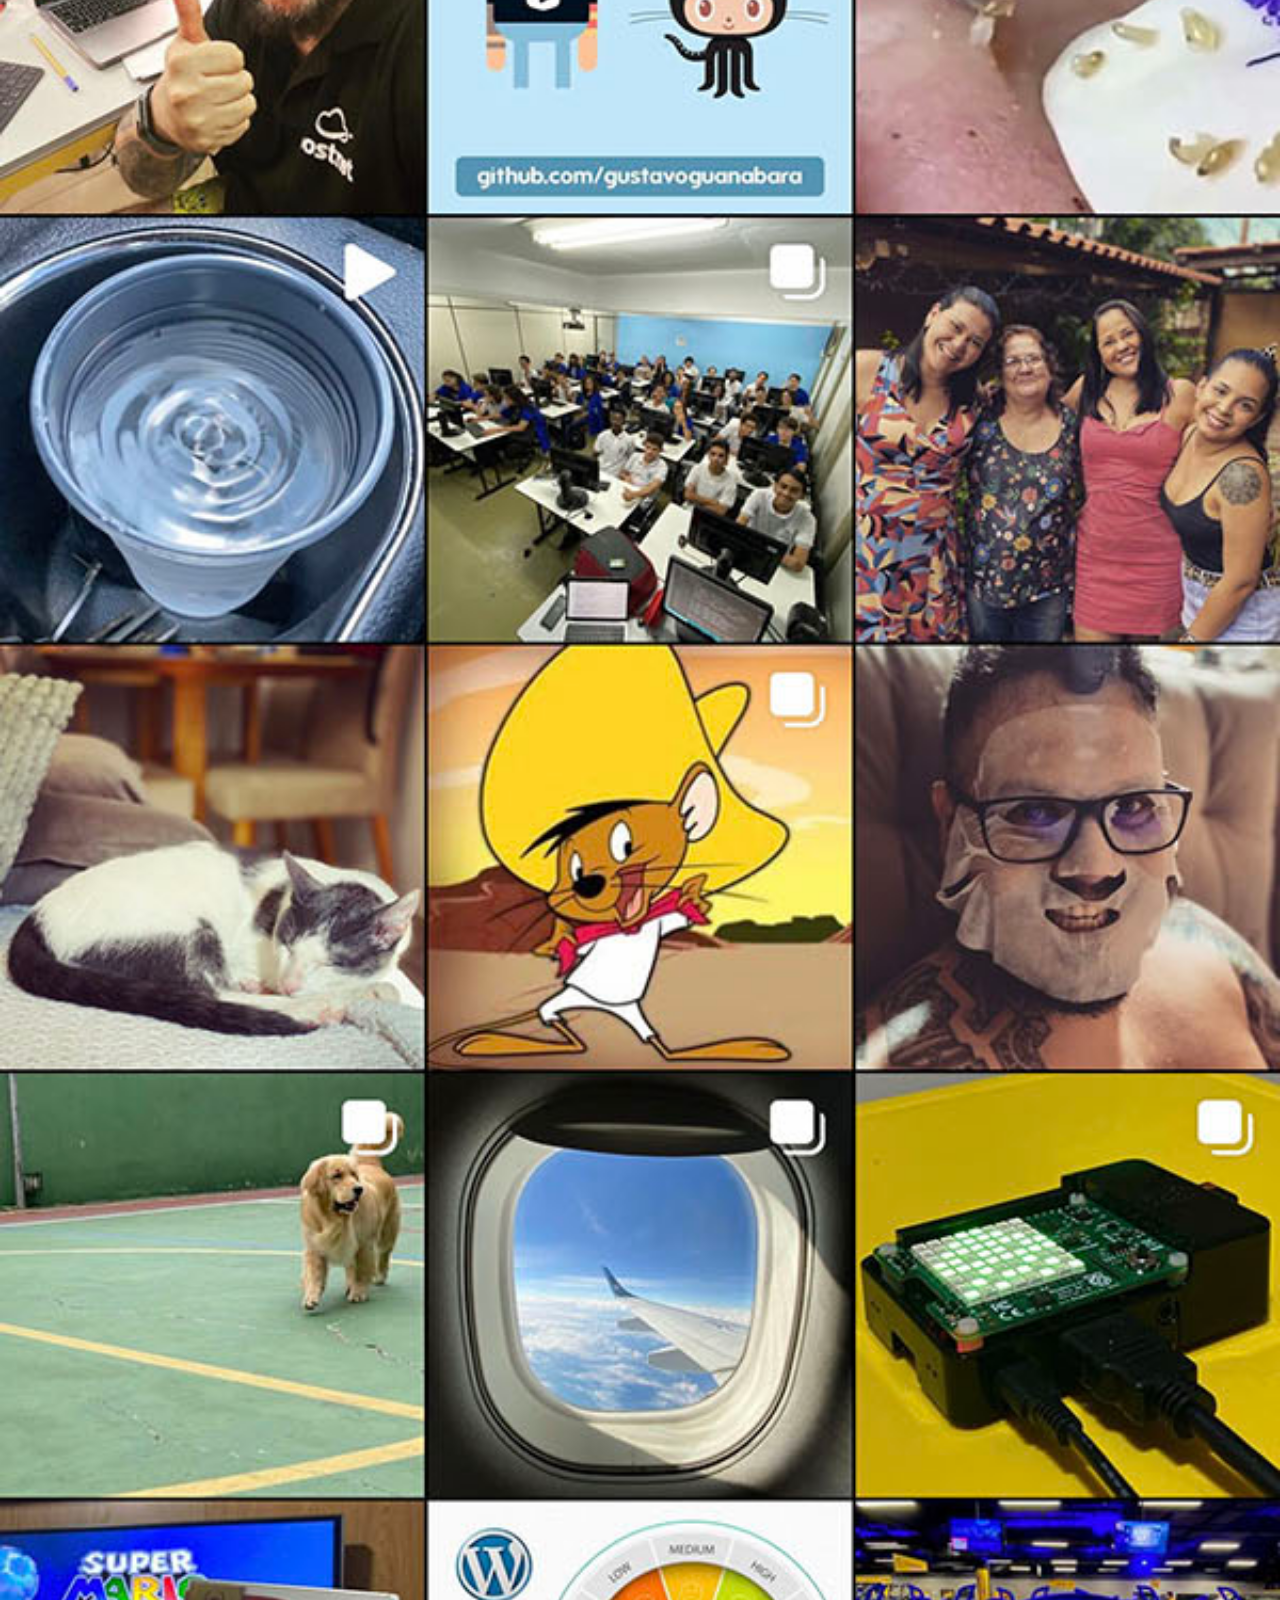
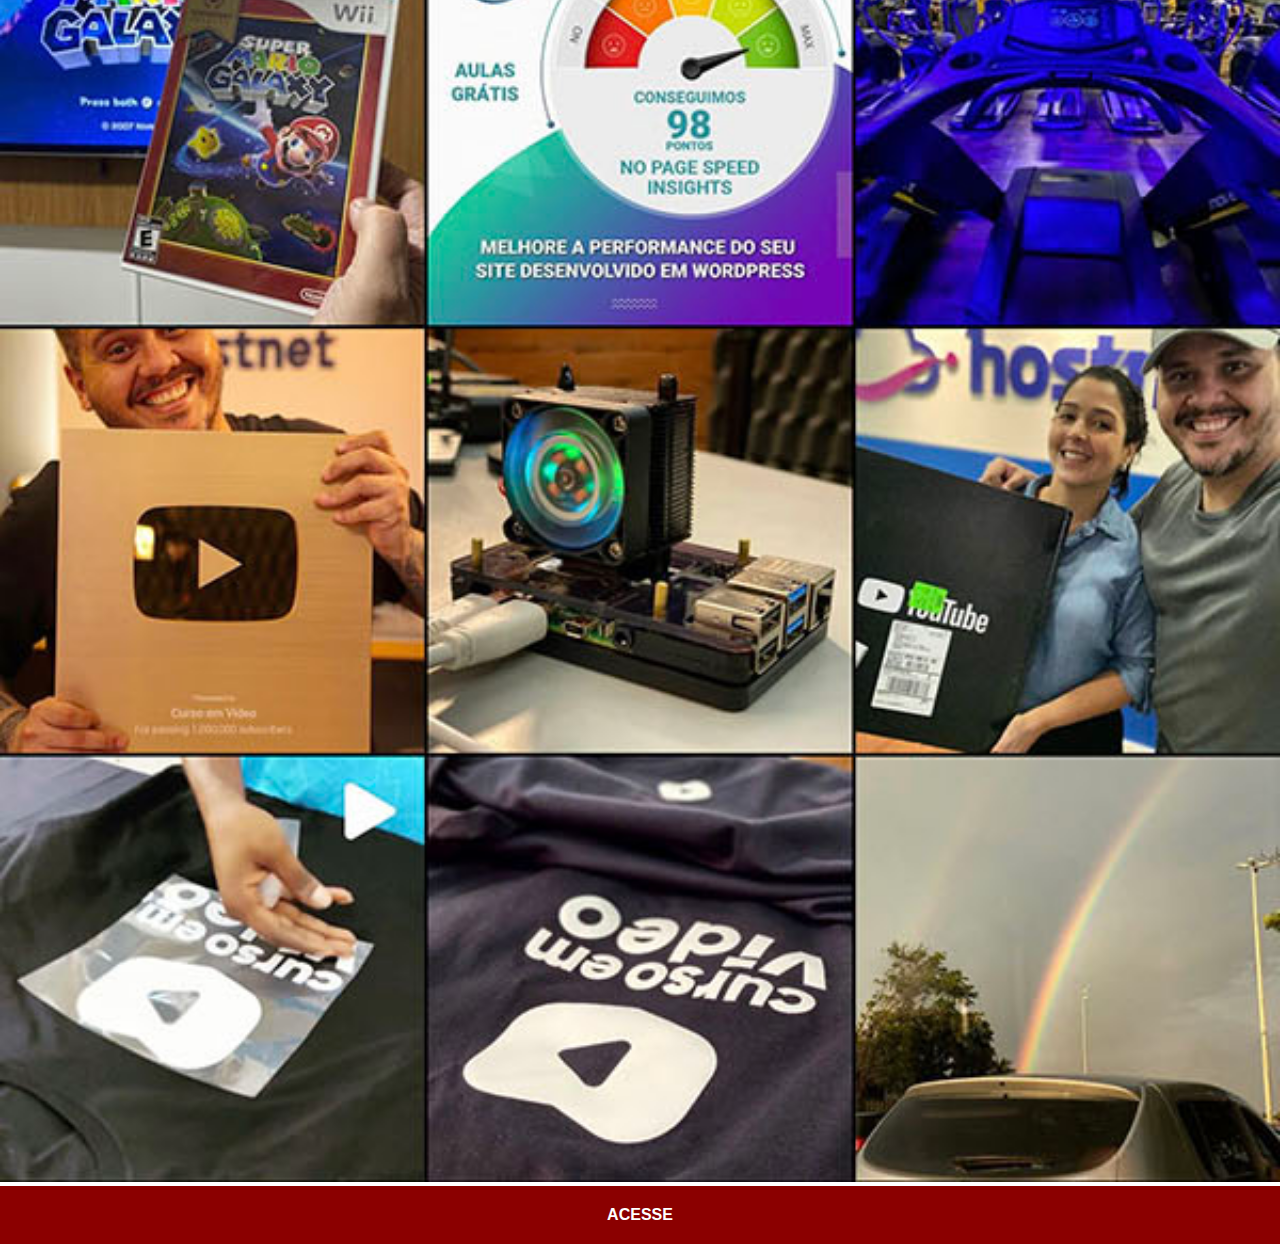
<file: instagram.html>
<!DOCTYPE html>
<html lang="pt-br">
<head>
    <meta charset="UTF-8">
    <meta name="viewport" content="width=device-width, initial-scale=1.0">
    <title>Github</title>
    <link rel="stylesheet" href="estilos/social.css">
</head>
<body>
    <img src="imagens/tela-instagram.jpg" alt="Instagram">
    <a href="https://www.instagram.com/raultue/">ACESSE</a>
</body>
</html>
</file>
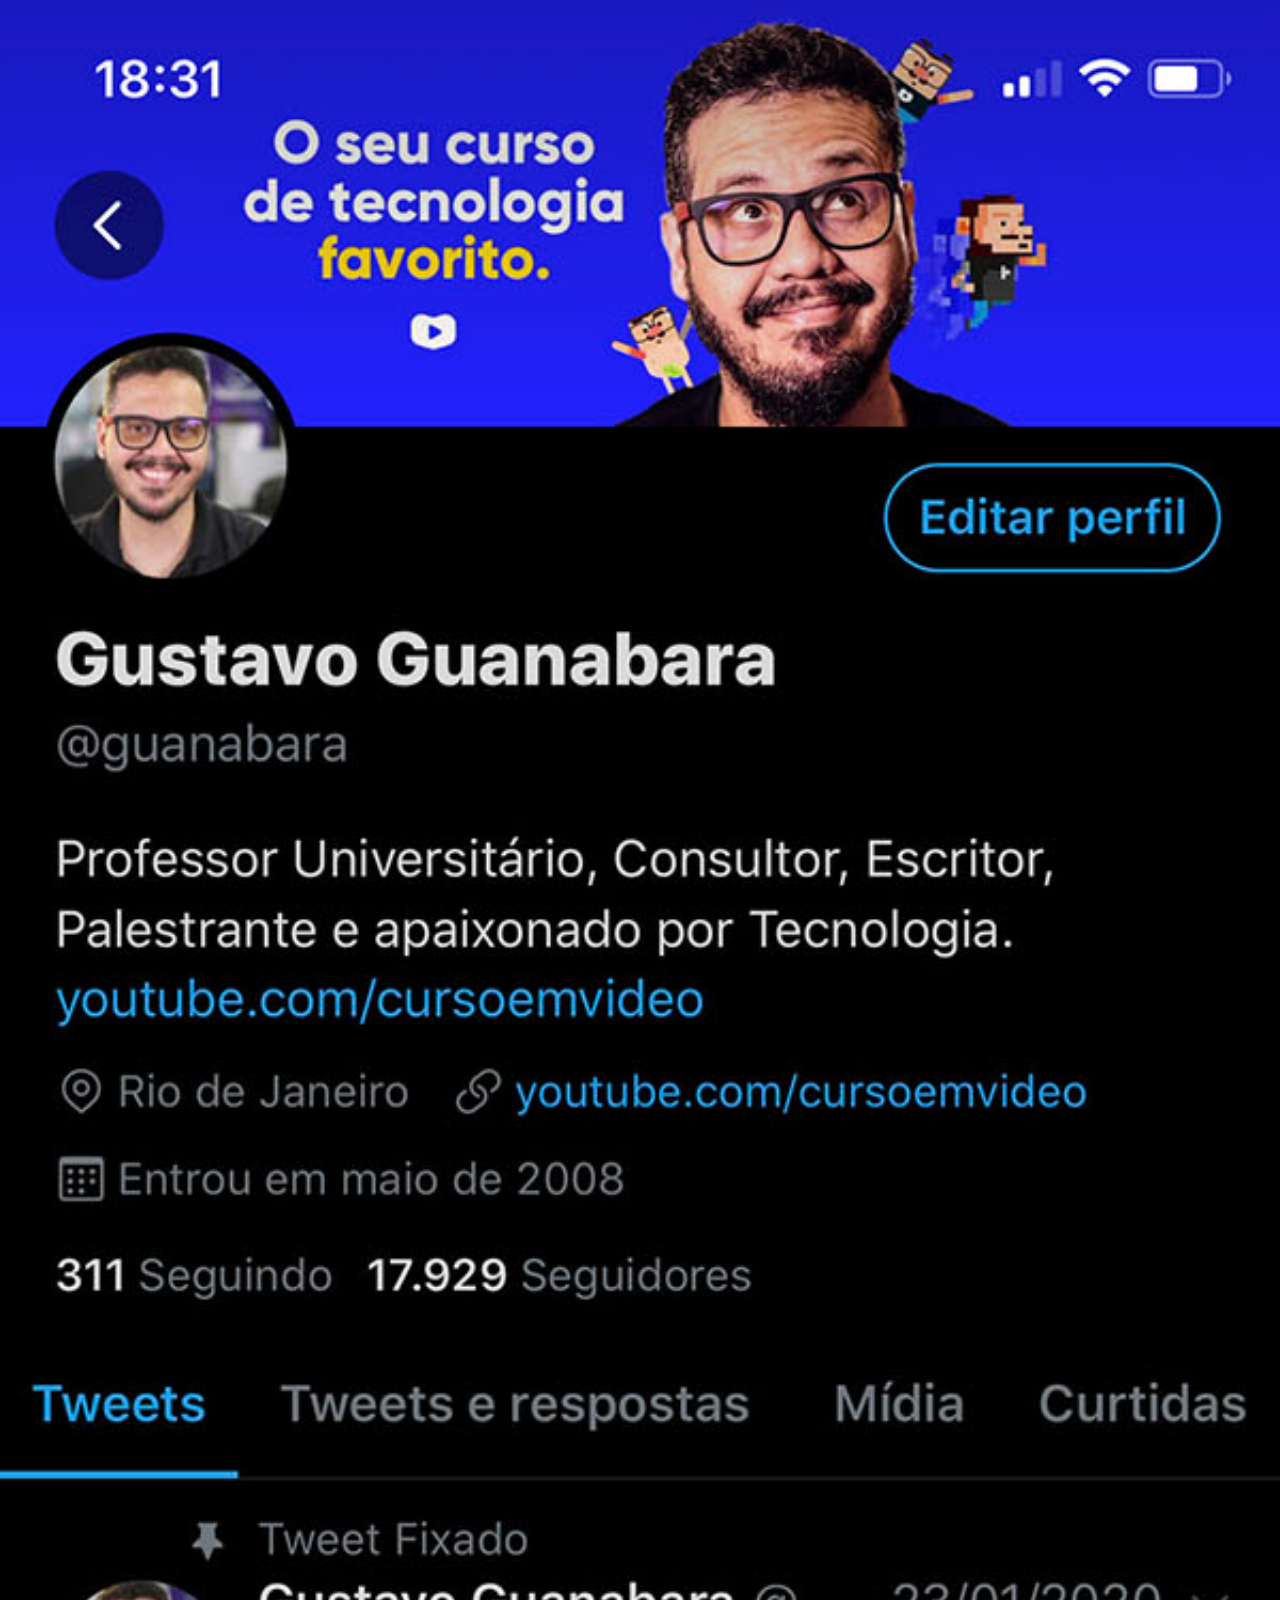
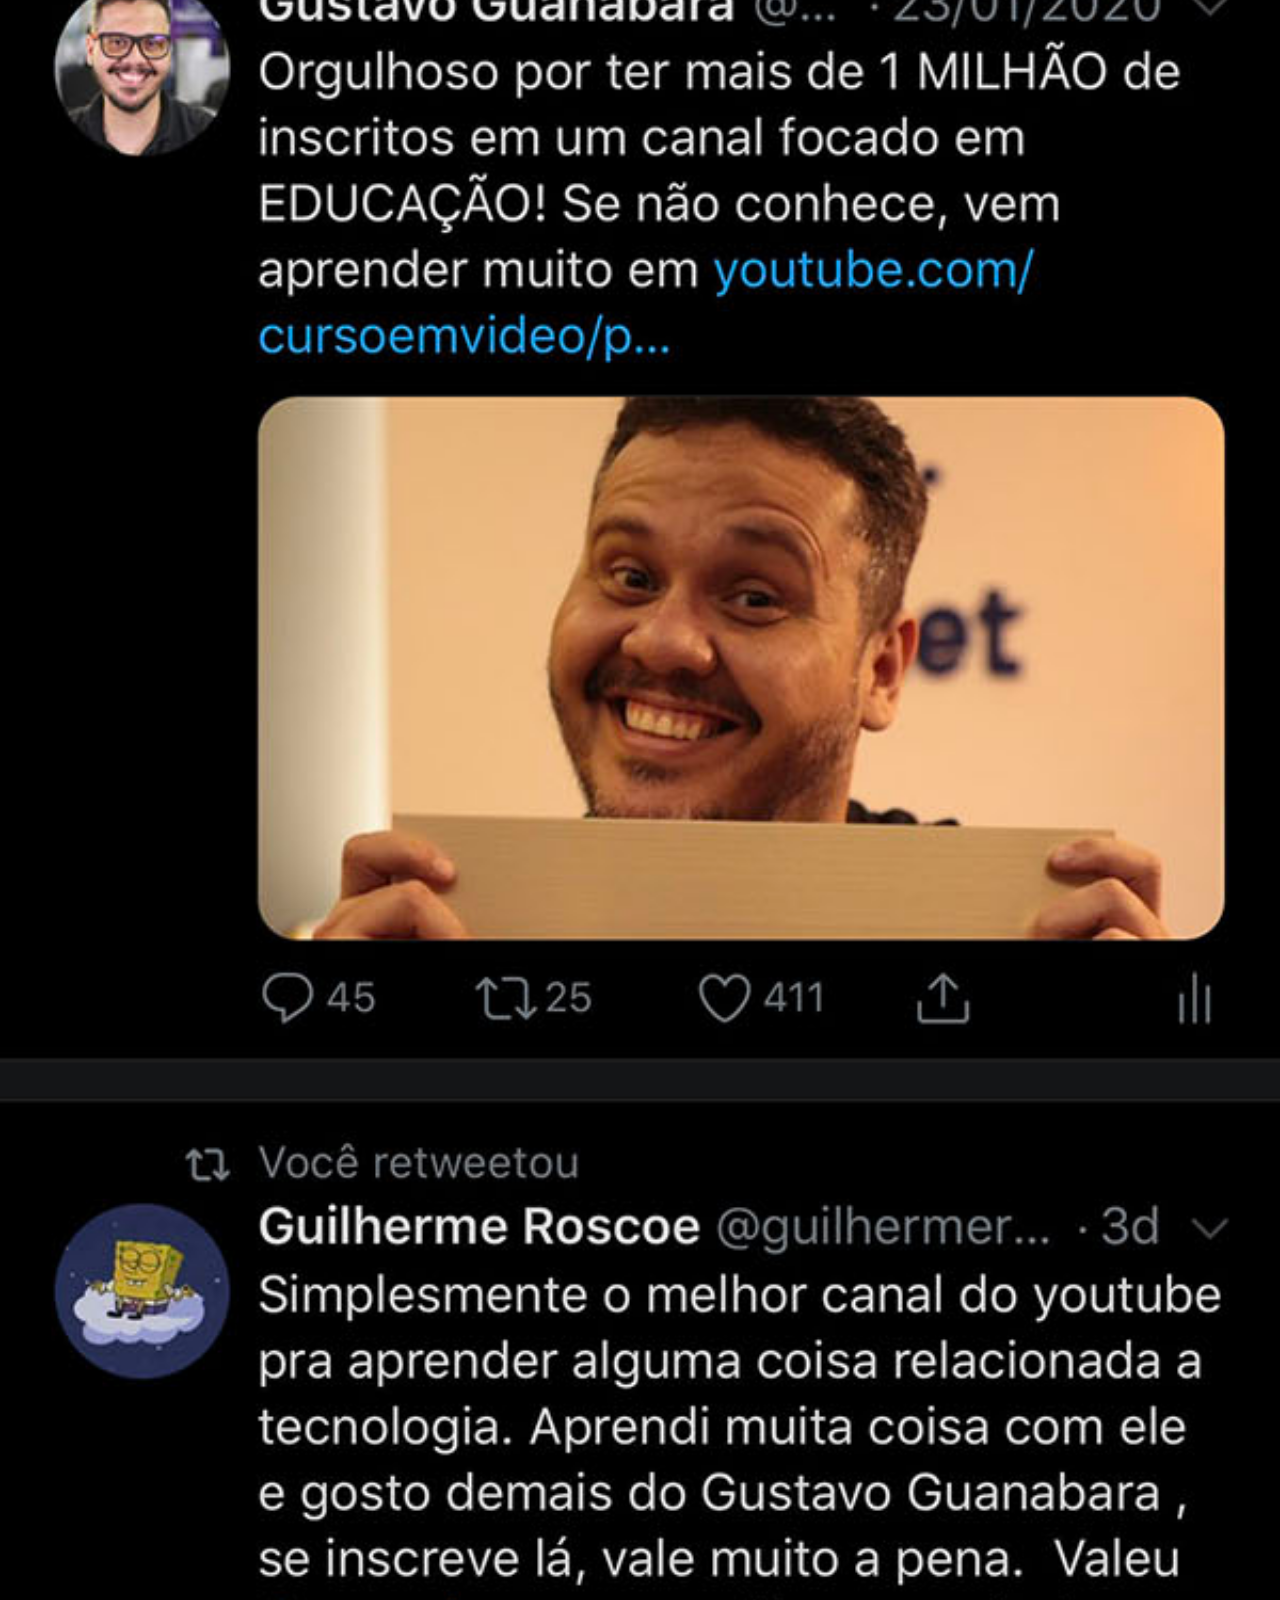
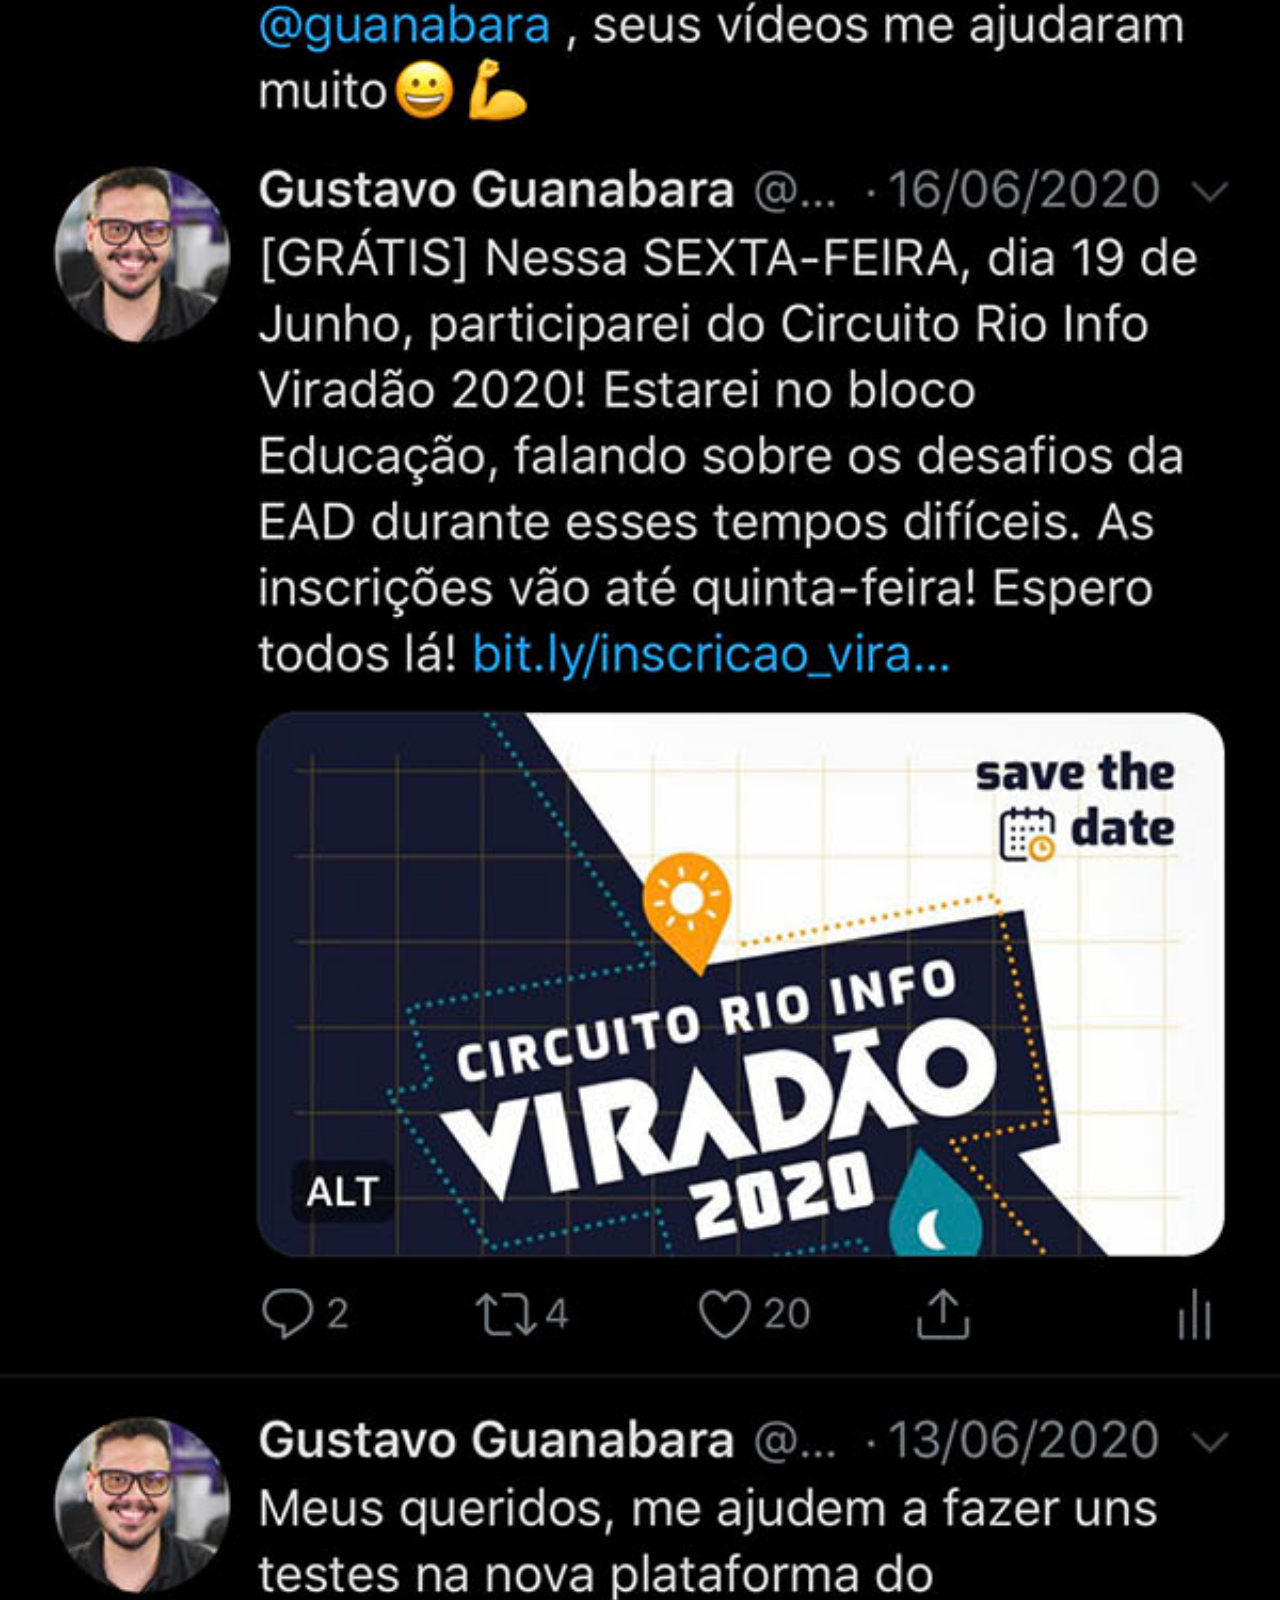
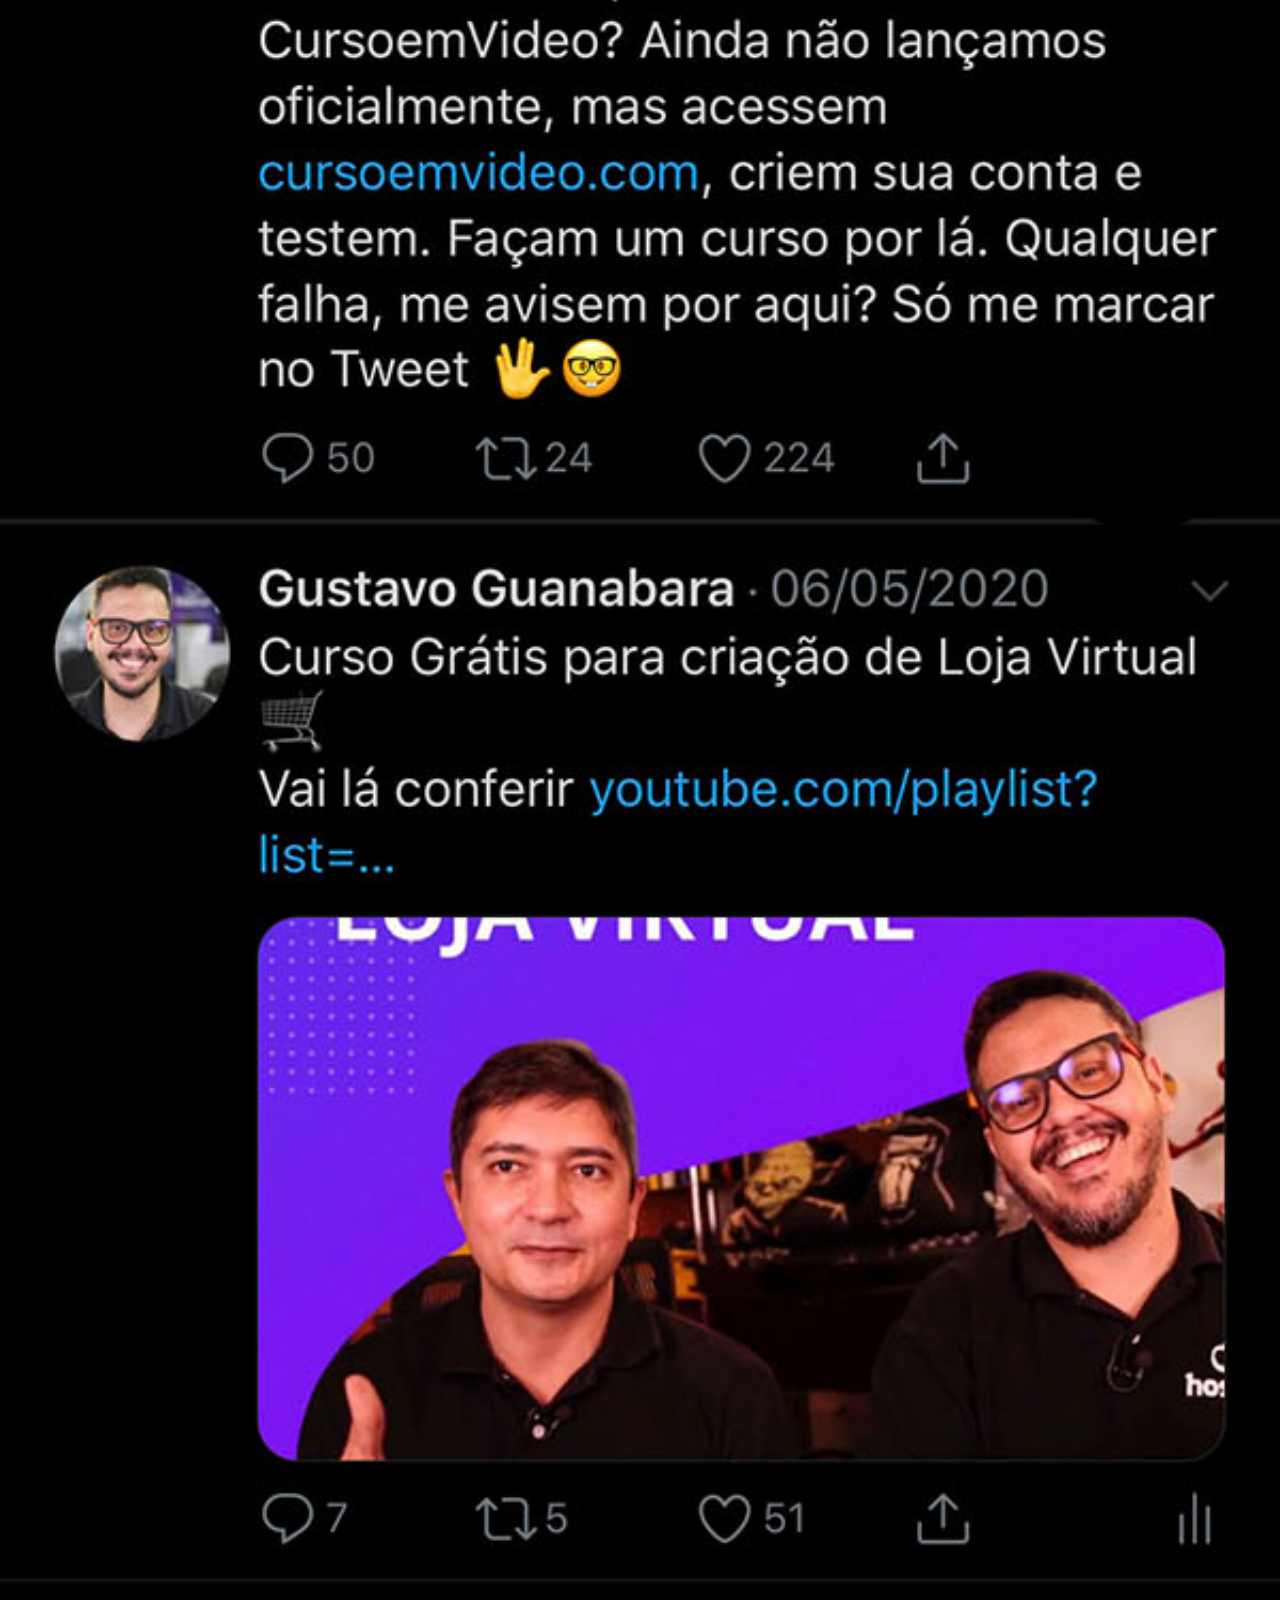
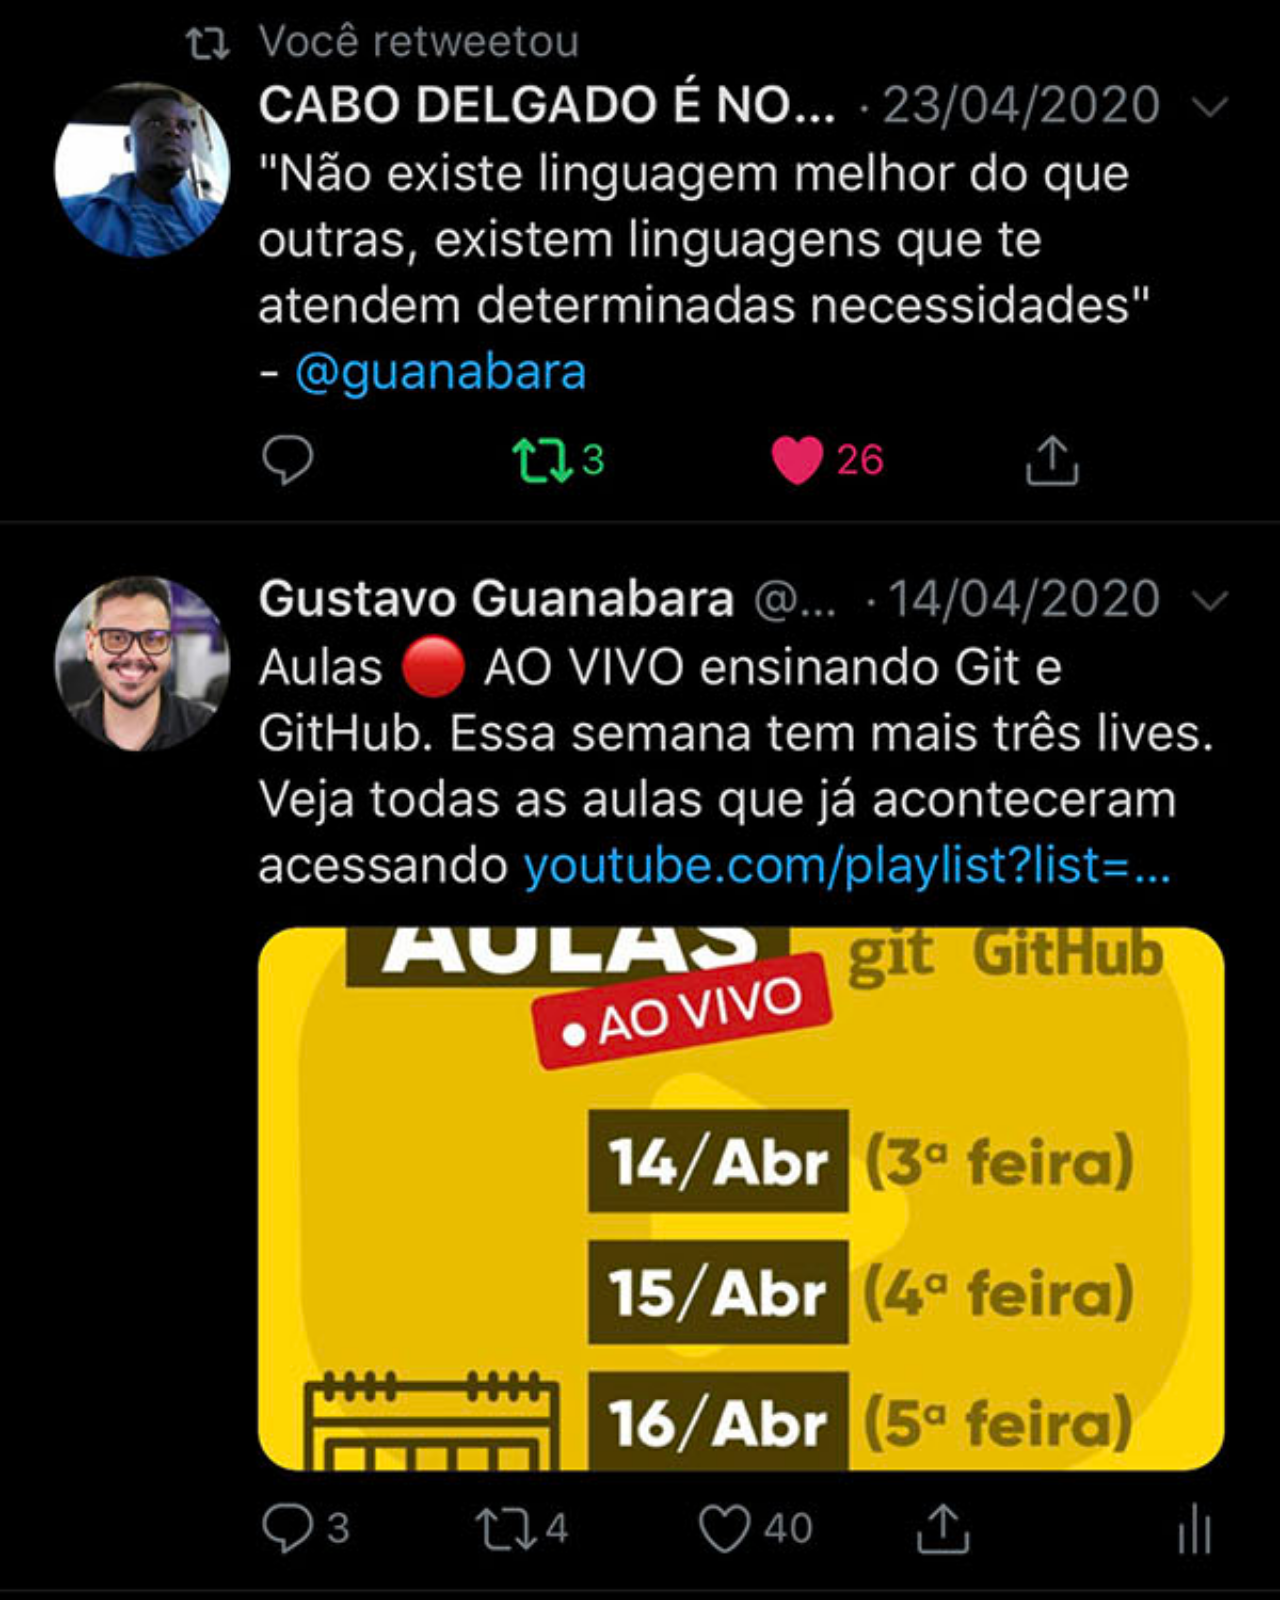
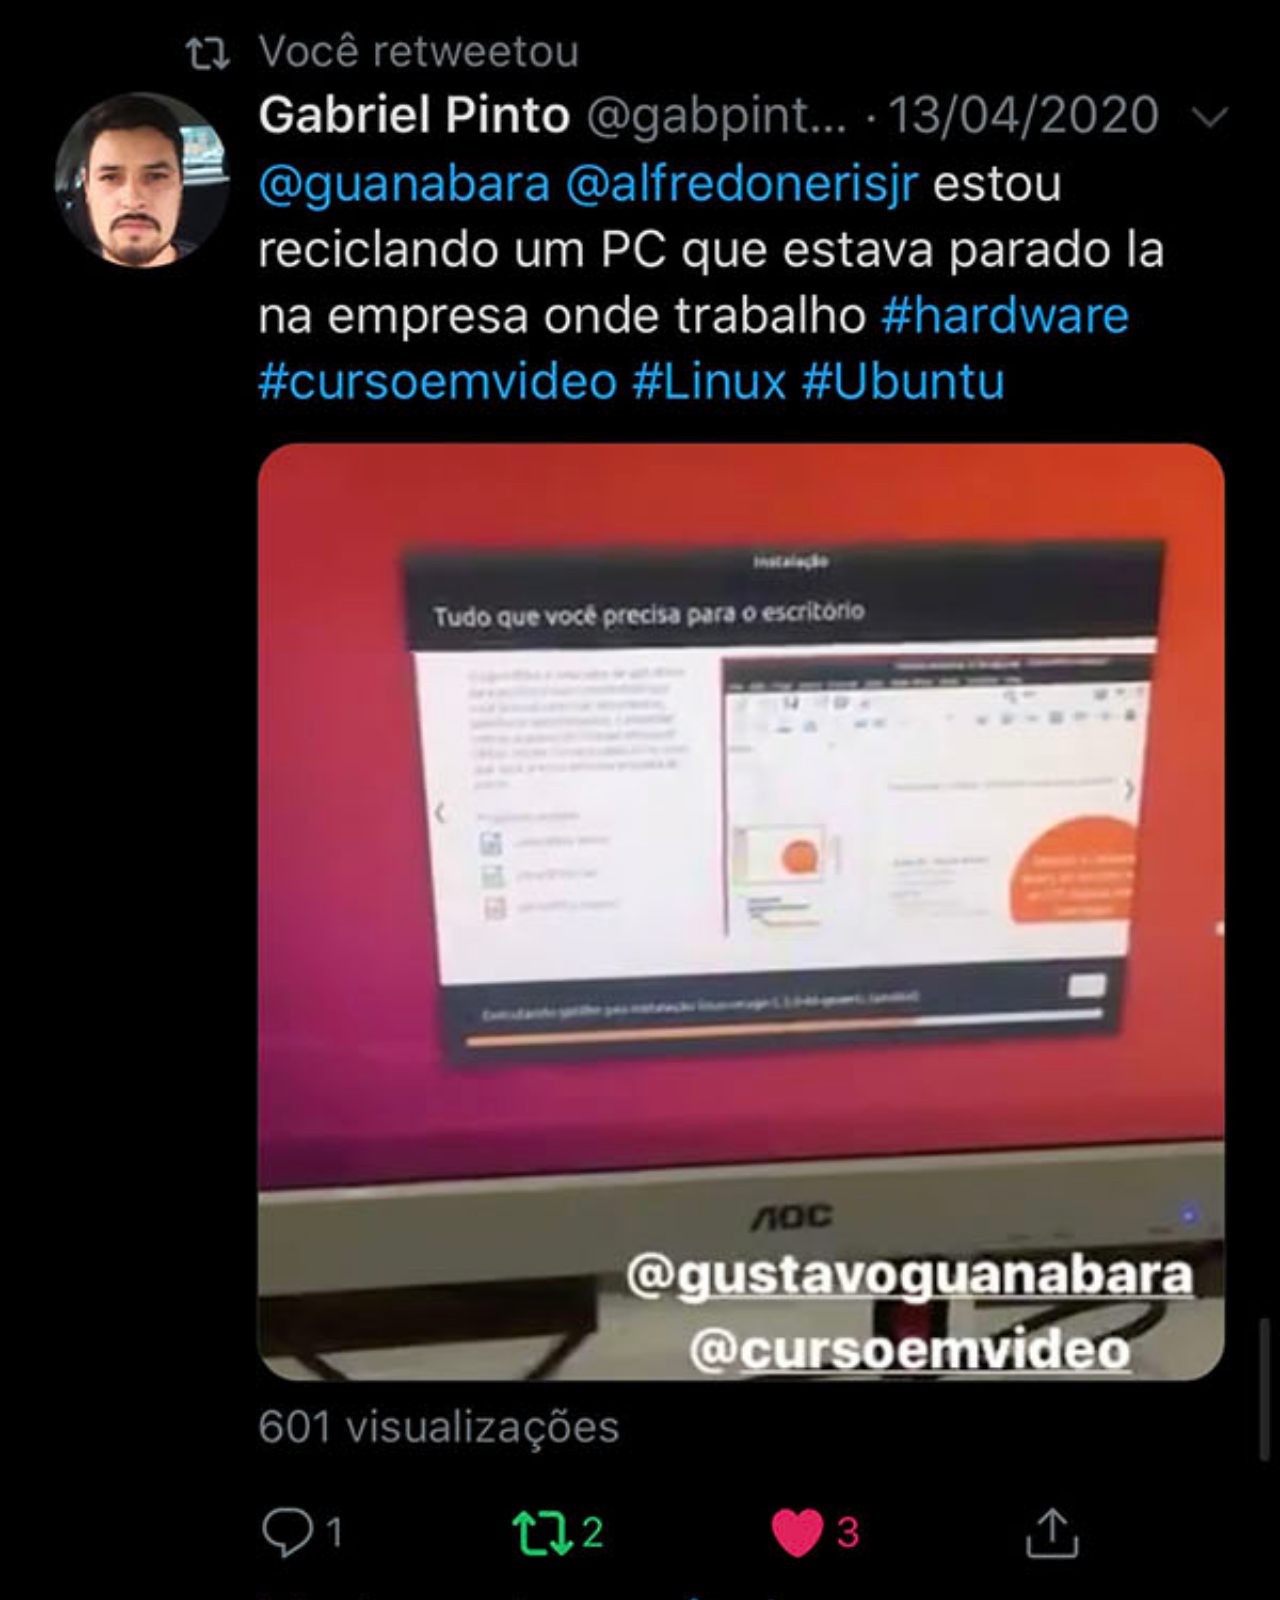
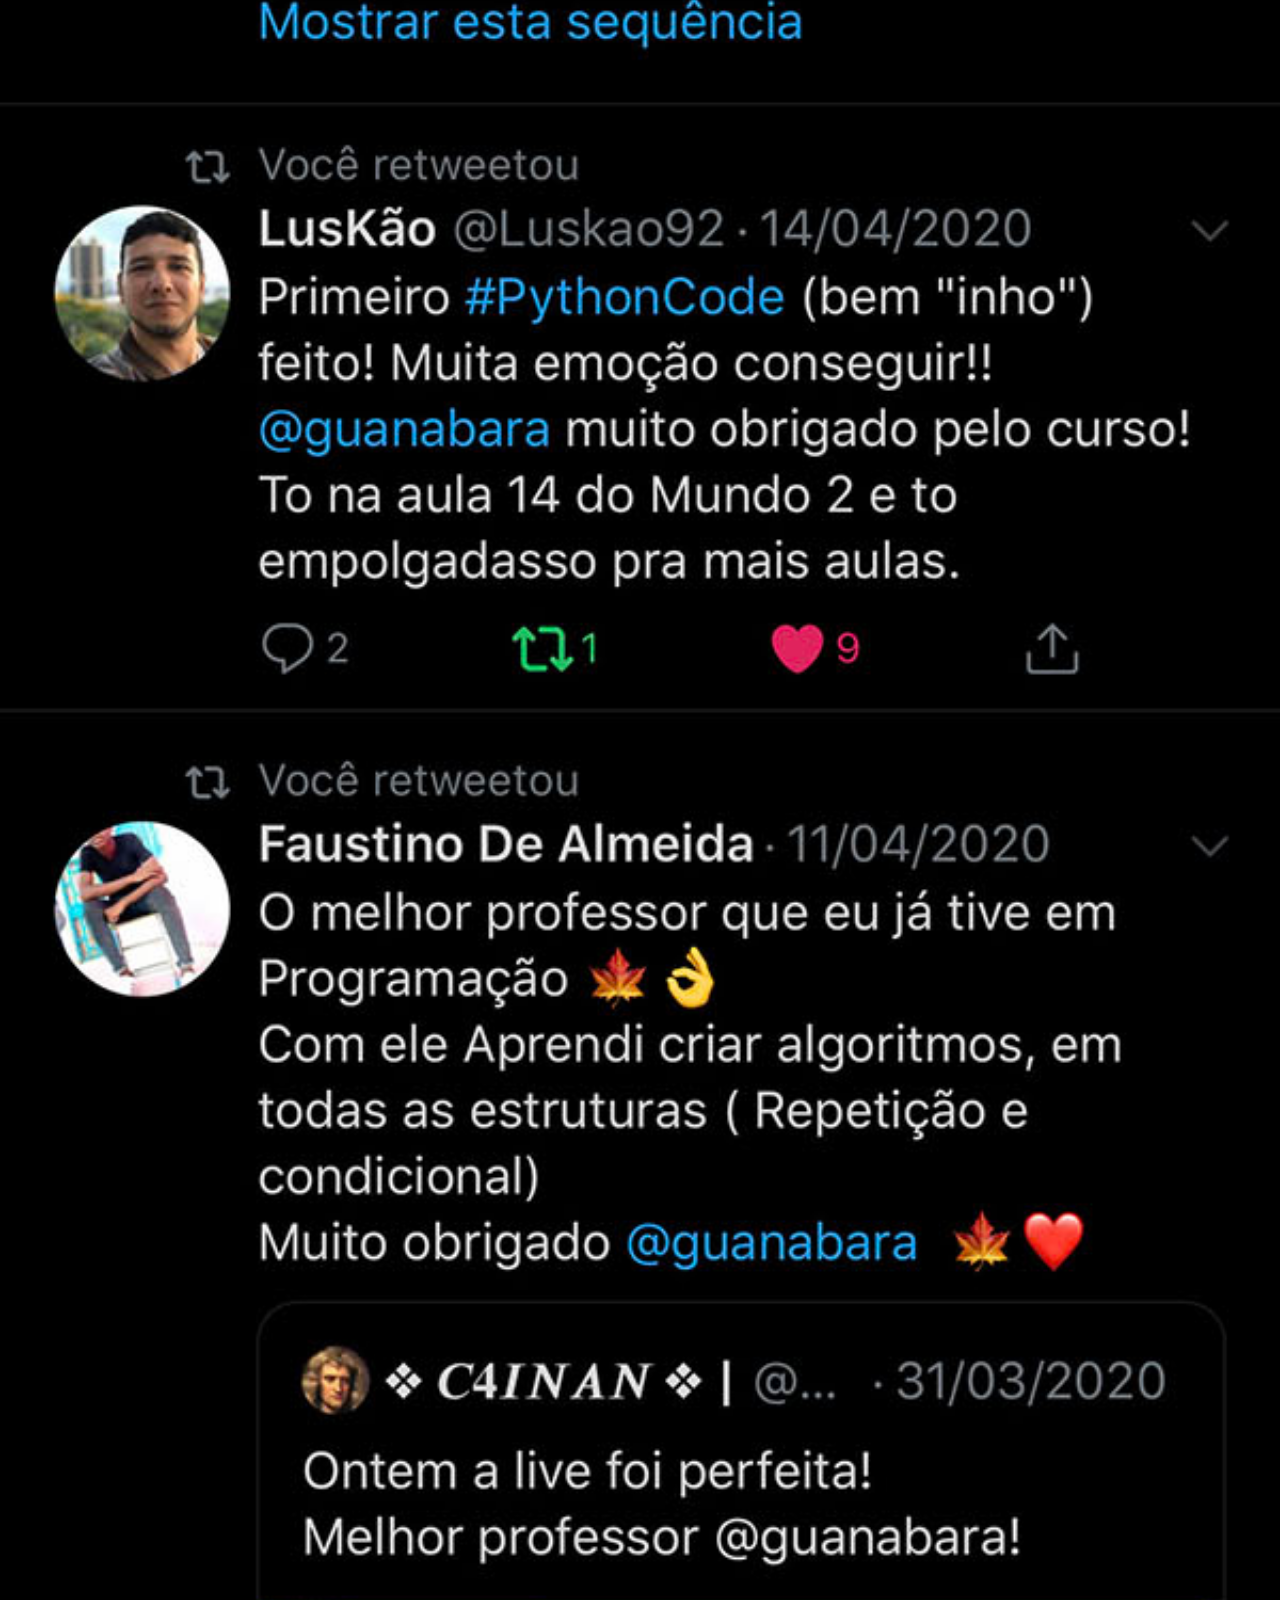
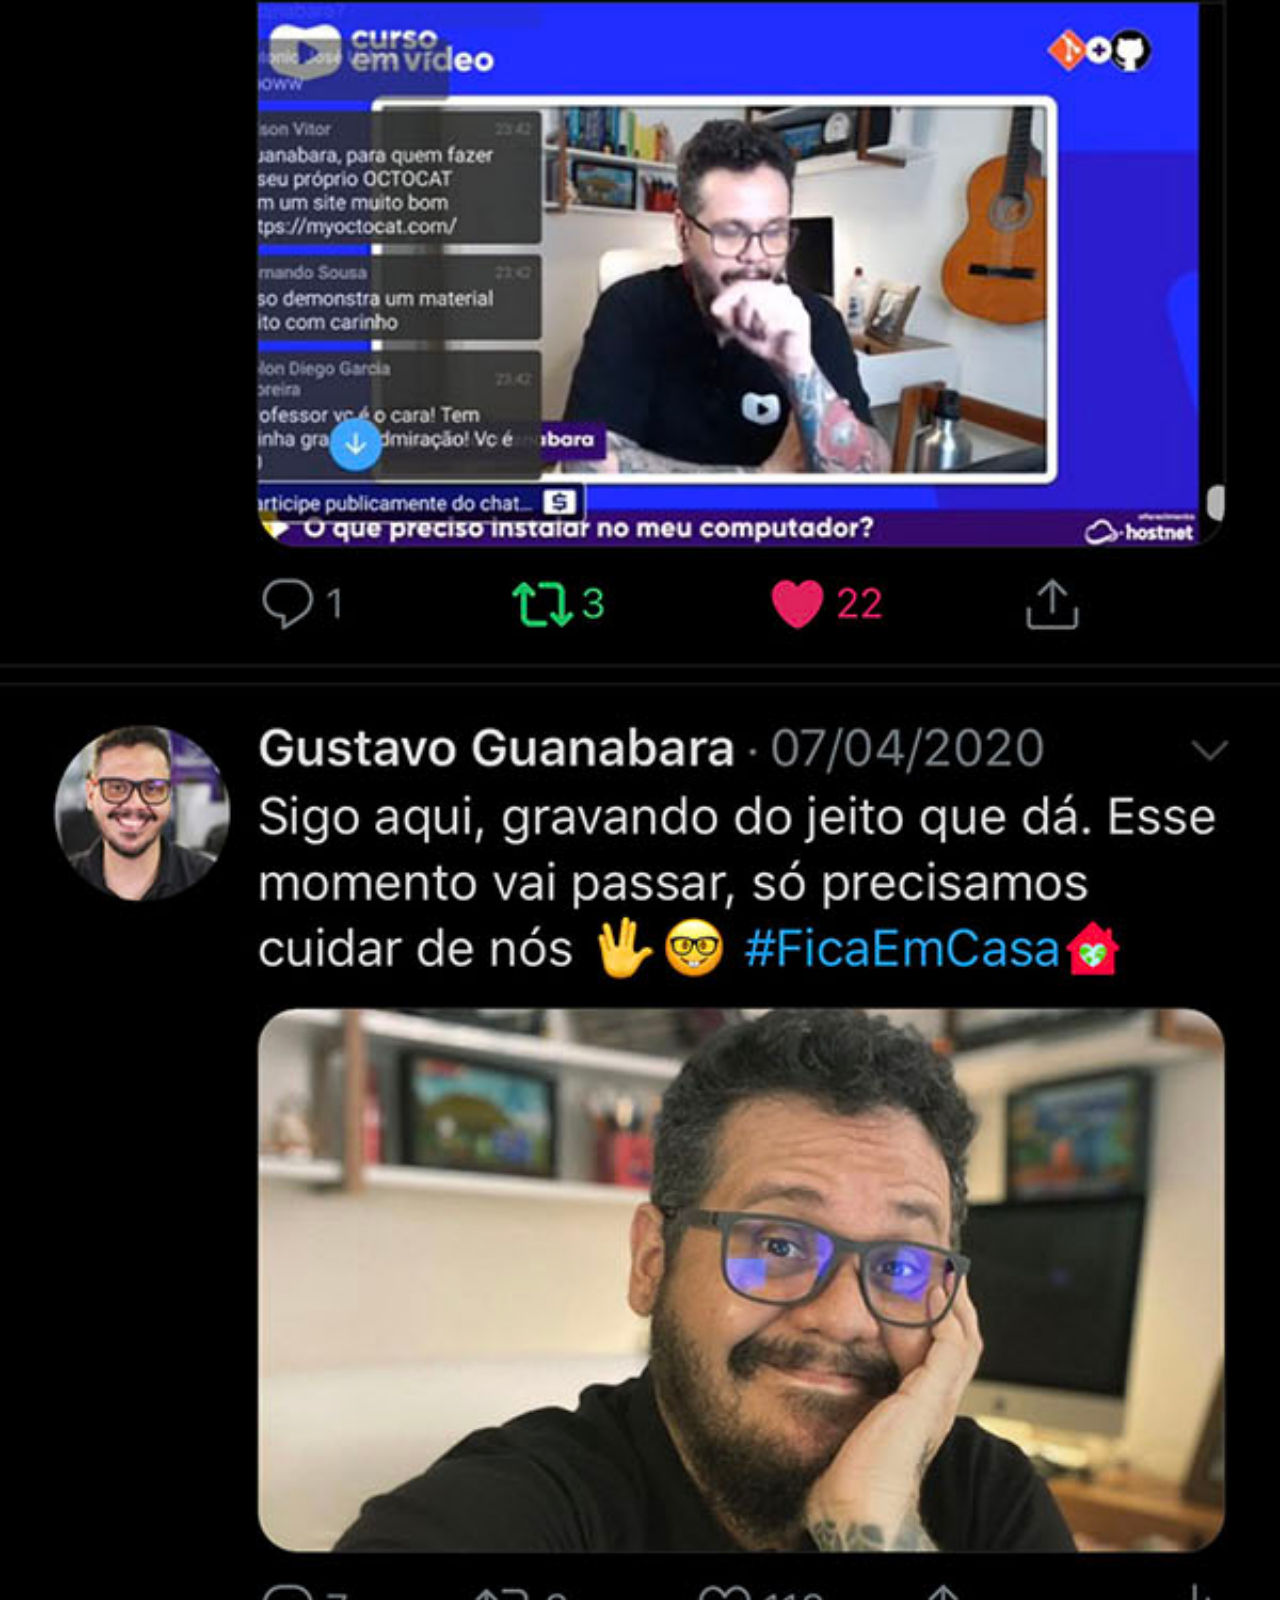
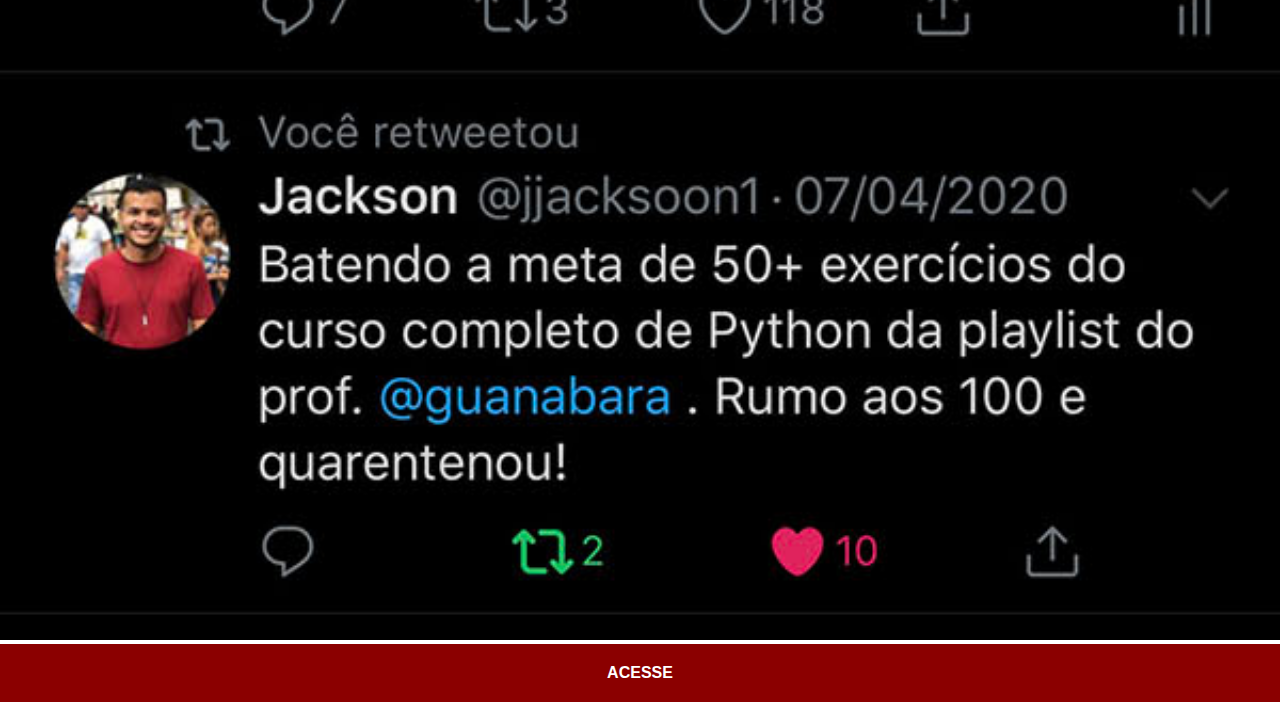
<file: twitter.html>
<!DOCTYPE html>
<html lang="pt-br">
<head>
    <meta charset="UTF-8">
    <meta name="viewport" content="width=device-width, initial-scale=1.0">
    <title>Youtube</title>
    <link rel="stylesheet" href="estilos/social.css">
</head>
<body>
    <img src="imagens/tela-twitter.jpg" alt="Twitter">
    <a href="https://twitter.com/raultue" target="_blank">ACESSE</a>
</body>
</html>
</file>
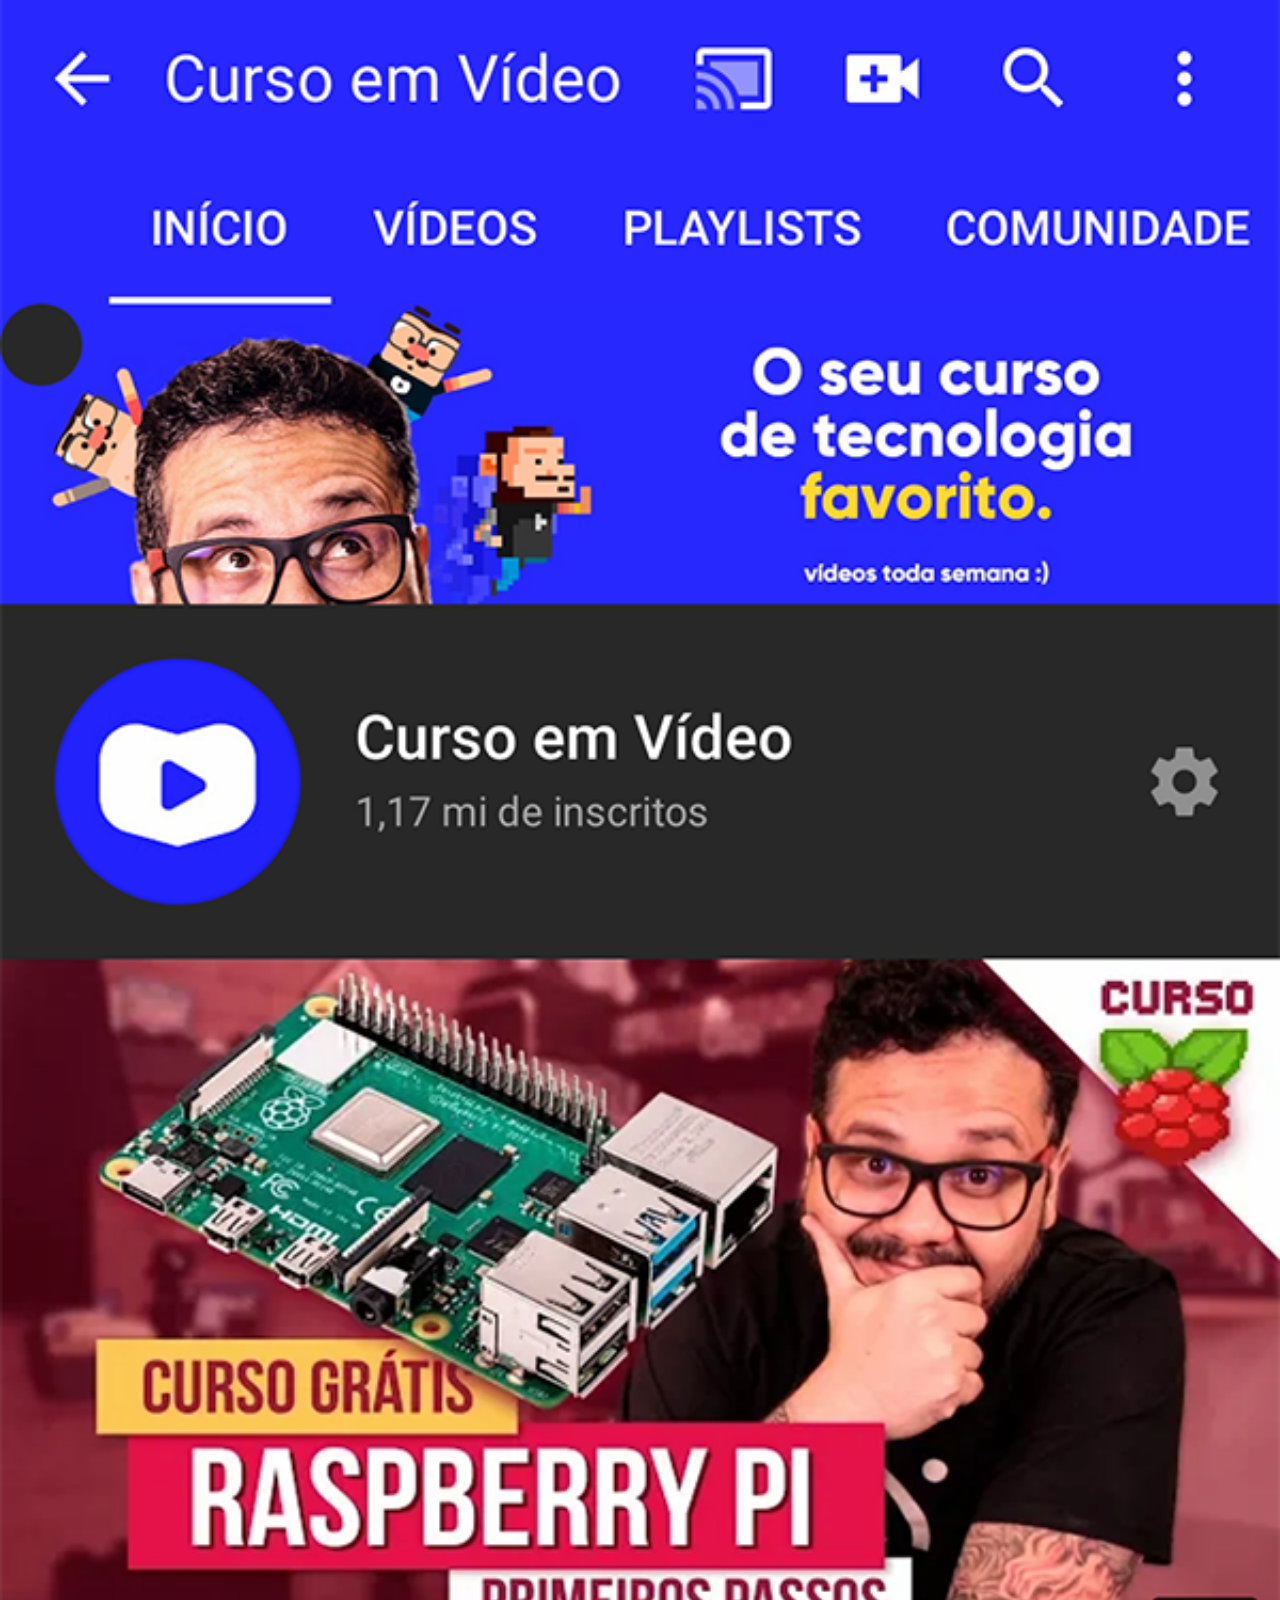
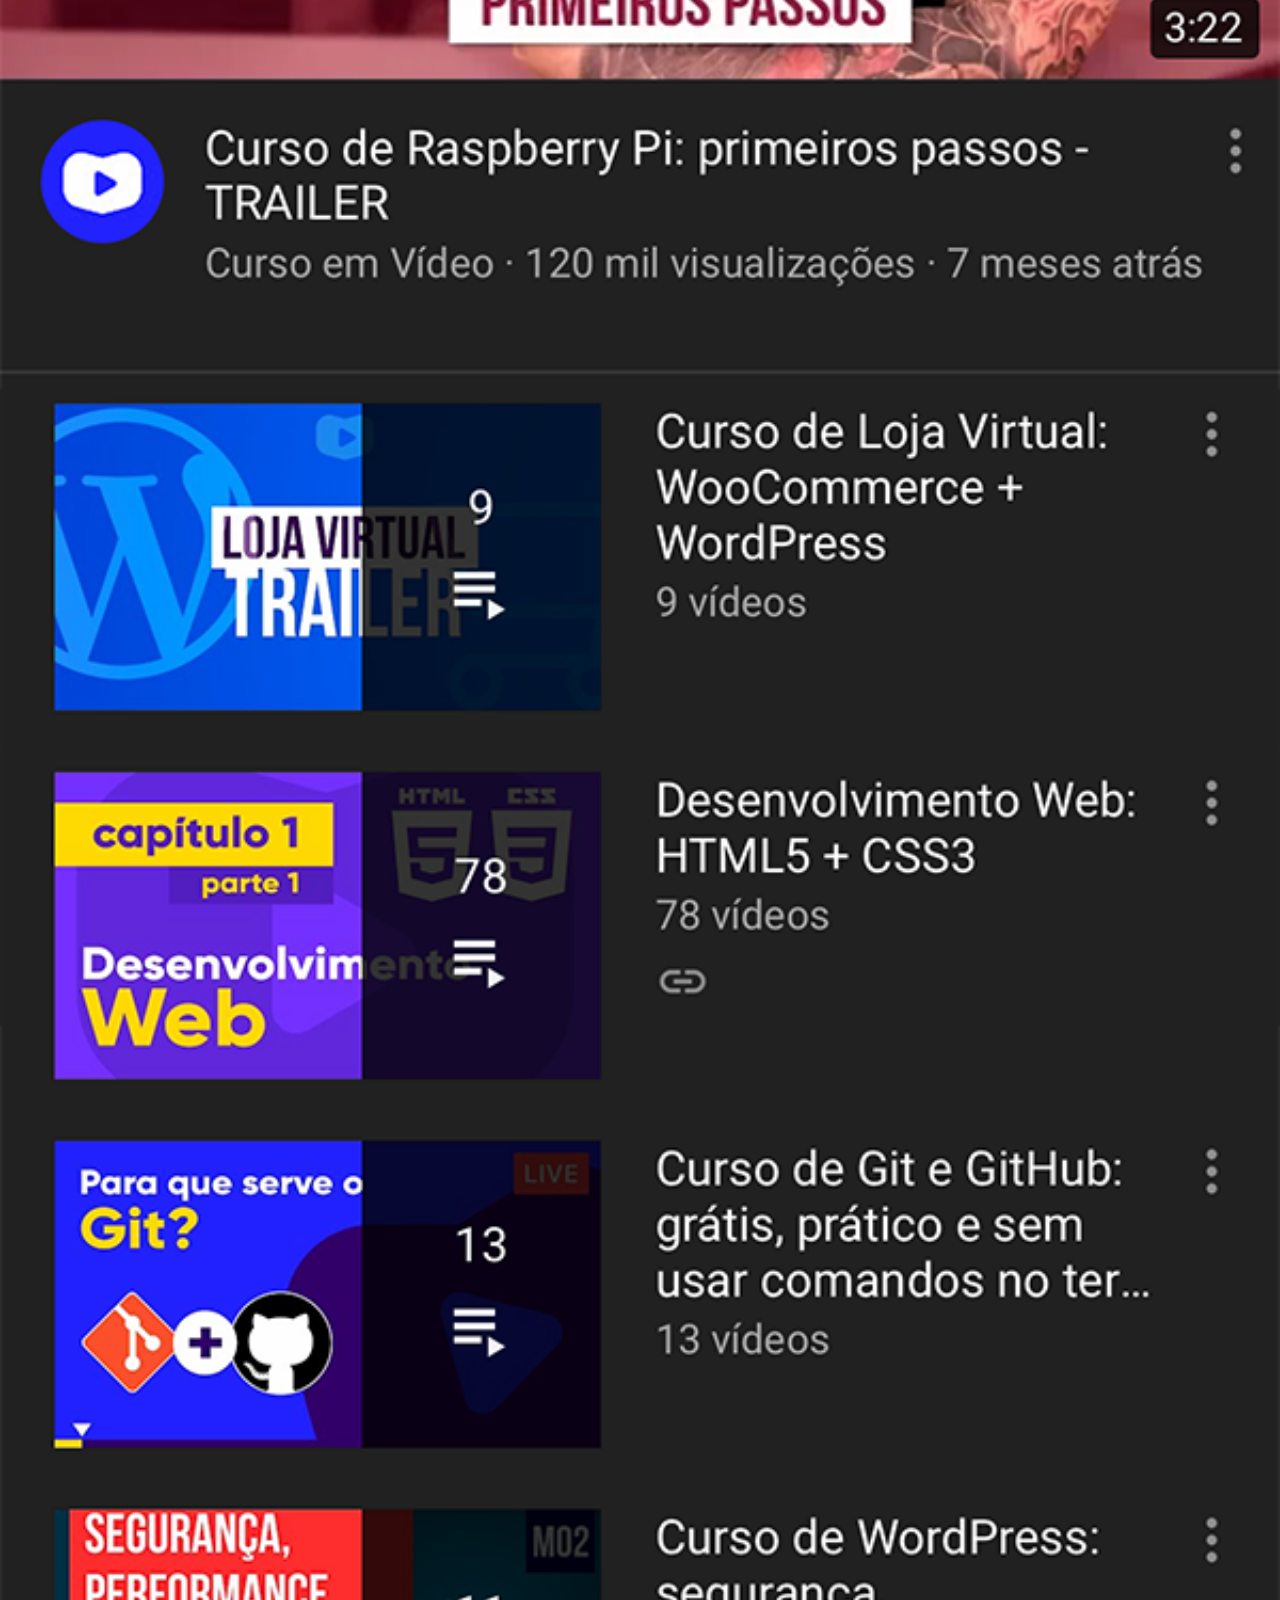
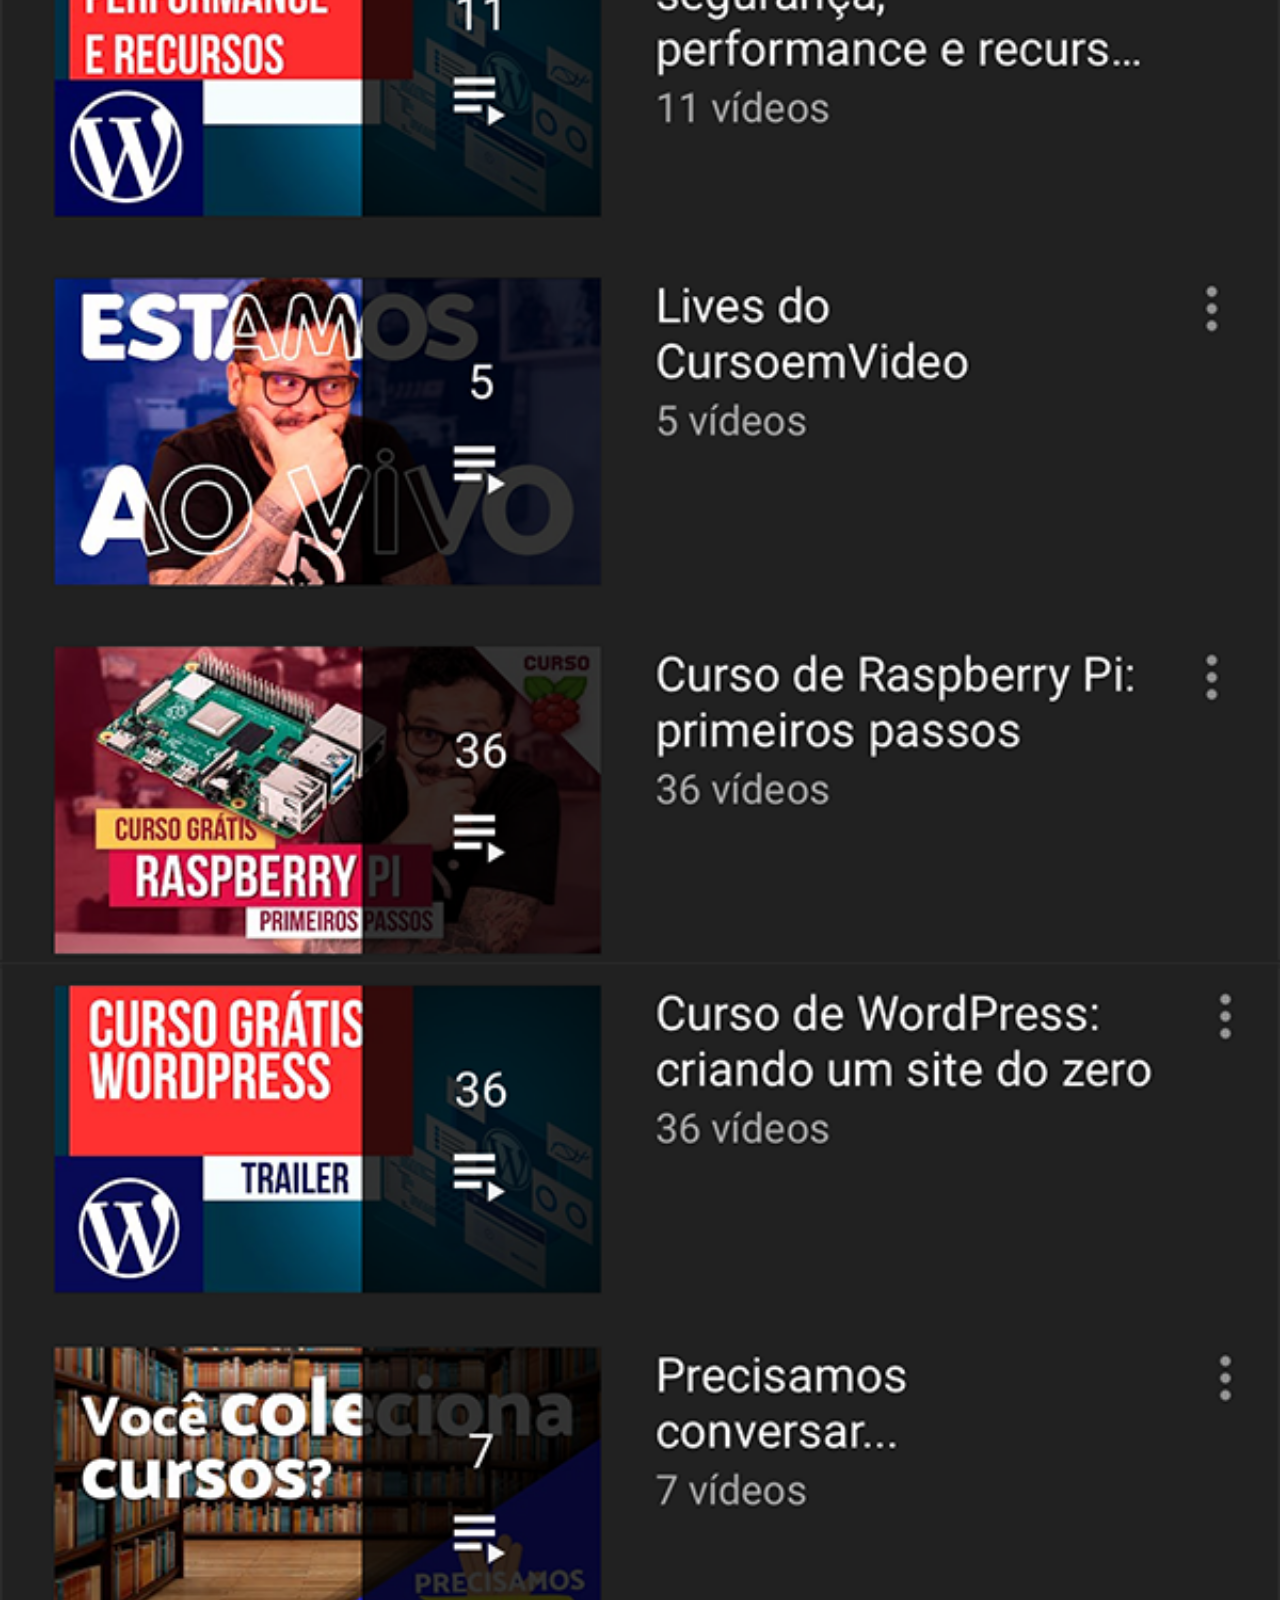
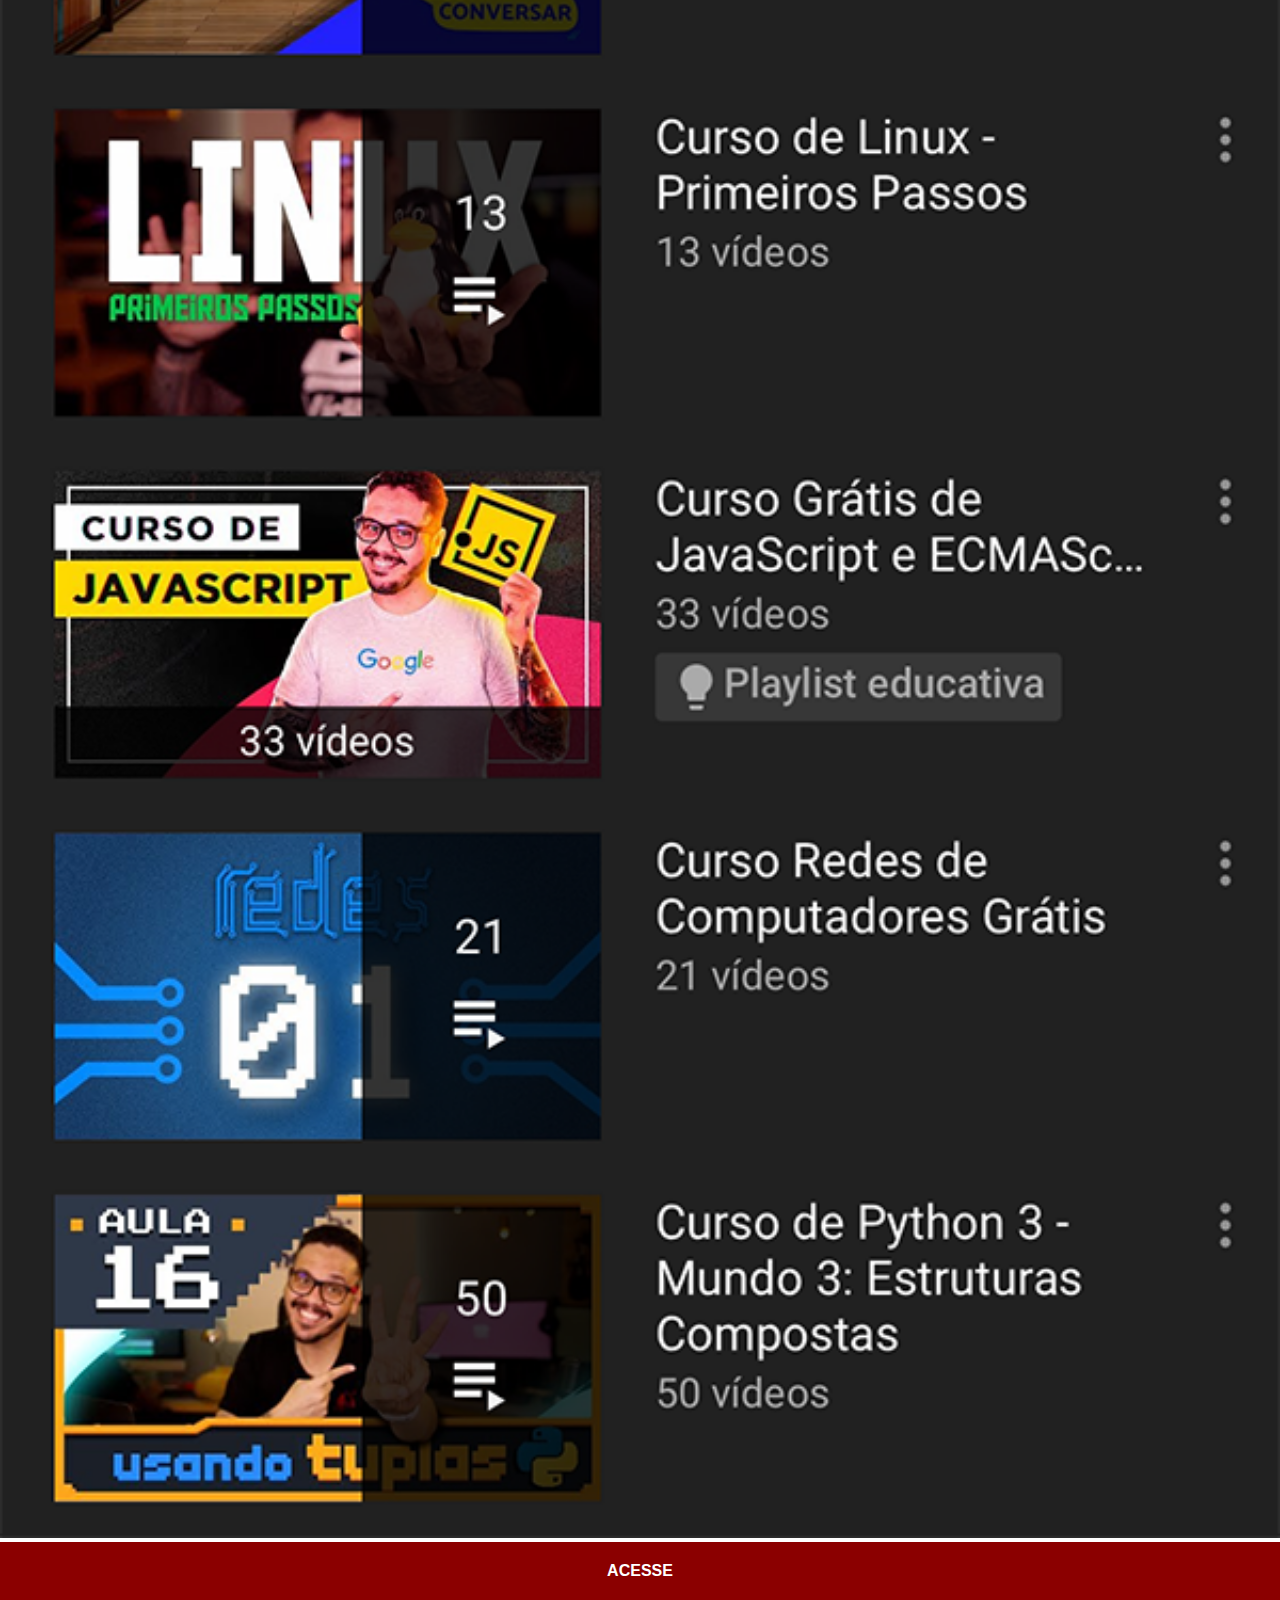
<file: youtube.html>
<!DOCTYPE html>
<html lang="pt-br">
<head>
    <meta charset="UTF-8">
    <meta name="viewport" content="width=device-width, initial-scale=1.0">
    <title>Youtube</title>
    <link rel="stylesheet" href="estilos/social.css">
</head>
<body>
    <img src="imagens/tela-youtube.png" alt="Youtube">
    <a href="https://www.youtube.com/@CursoemVideo" target="_blank">ACESSE</a>
</body>
</html>
</file>
<file: estilos/style.css>
@charset "UTF-8";

* {
    margin: 0px;
    padding: 0px;
    font-family: Arial, Helvetica, sans-serif;
}

html, body {
    height: 100vh;
    width: 100vw;
    background-color: black;
}

body {
    background: url('../imagens/fundo-madeira.jpg') no-repeat top center;
    background-size: cover;
    background-attachment: fixed;
}

main {
    position: relative;
    height: 100vh;
}

section#telefone {
    position: absolute;
    top: 50%;
    left: 50%;
    transform: translate(-50%, -50%);

    height: 627px;
    width: 311px;
    background: url('../imagens/frame-iphone.png') no-repeat;
}

iframe#tela {
    position: relative;
    top: 80px;
    left: 22px;
    width: 267px;
    height: 471px;
}
section#redes-sociais {
    text-align:right;
}

section#redes-sociais img {
    width: 50px;
    margin: 10px;
    border-radius: 50%;
    box-shadow: 2px 2px 5px rgba(0, 0, 0, 0.397);
    box-sizing: border-box;
}

section#redes-sociais img:hover {
    border: 2px solid rgba(255, 255, 255, 0.63);
    transform: translate(-3px, -3px);
    box-shadow: 5px 5px 10px rgba(0, 0, 0, 0.616);
    transition: transform 0.3s, border 0.3s;
}
</file>
<file: estilos/social.css>
@charset "UTF-8";

* {
    margin: 0px;
    padding: 0px;
    font-family: Arial, Helvetica, sans-serif;
}

::-webkit-scrollbar {
    width: 0;
    height: 0;
}

img {
    width: 100vw;
}

a {
    display: block;
    background-color: darkred;
    padding: 20px;
    color: white;
    text-align: center;
    font-weight: bolder;
    text-decoration: none;
}

a:hover {
    background-color: red;
}
</file>
